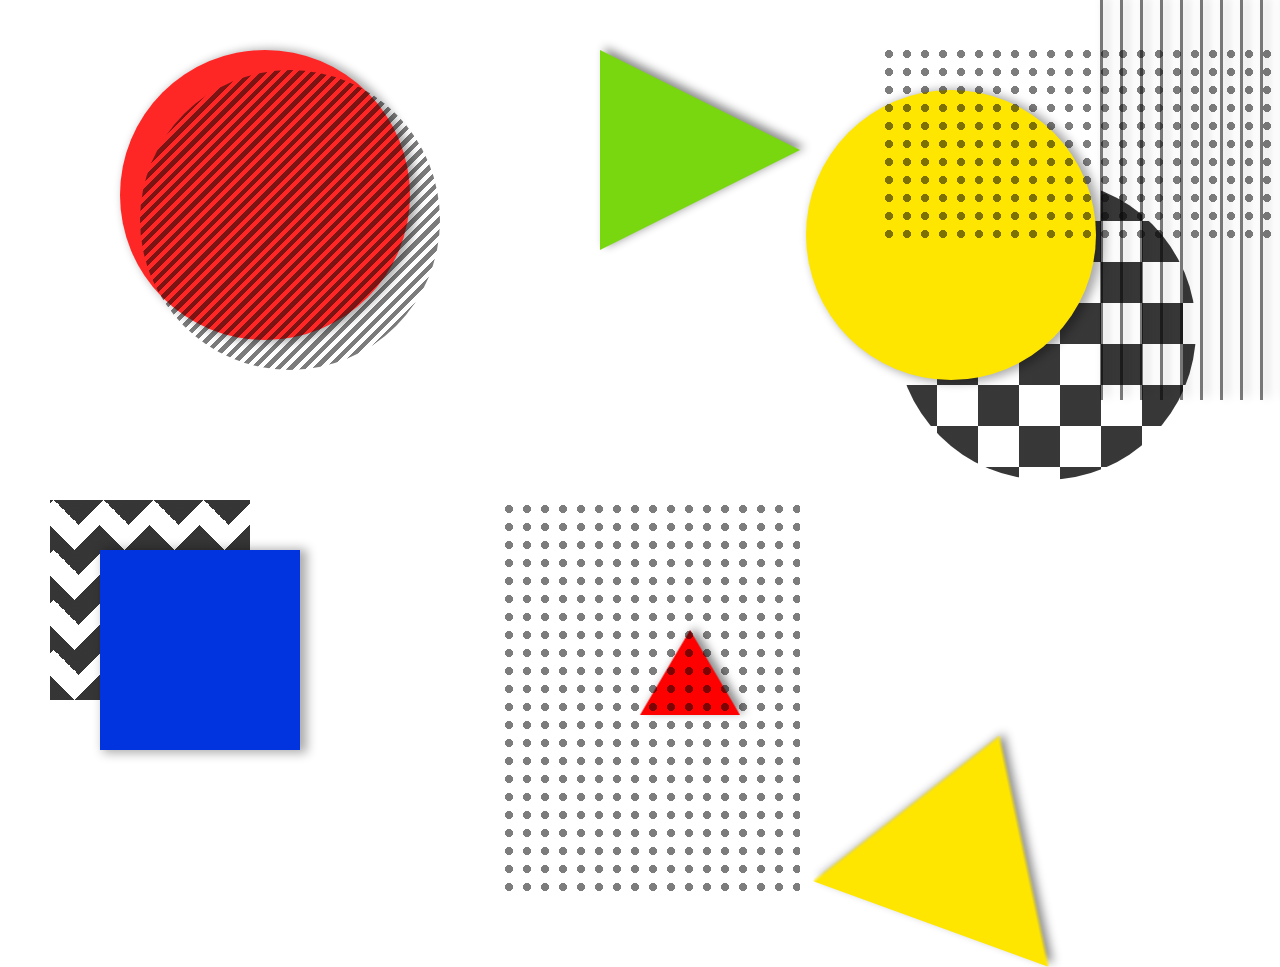
<file: index.html>
<!DOCTYPE html>
<html lang="en">
<head>
    <meta charset="UTF-8">
    <meta http-equiv="X-UA-Compatible" content="IE=edge">
    <meta name="viewport" content="width=device-width, initial-scale=1.0">
    <link rel="stylesheet" href="style.css">
    <title>CREATIVA</title>
</head>
<body>
    <section>
        <div class="container-figuras">
            <div class="figuras triangulo"></div>
            <div class="figuras triangulo2"></div>
            <div class="figuras circulo1"></div>
            <div class="figuras circulo2"></div>
            <div class="figuras cuadrado"></div>
            <div class="figuras cuadrado2 puntos"></div>
            <div class="figuras cuadrado3 puntos"></div>
            
        </div>
    </section>   
</body>
</html>
</file>
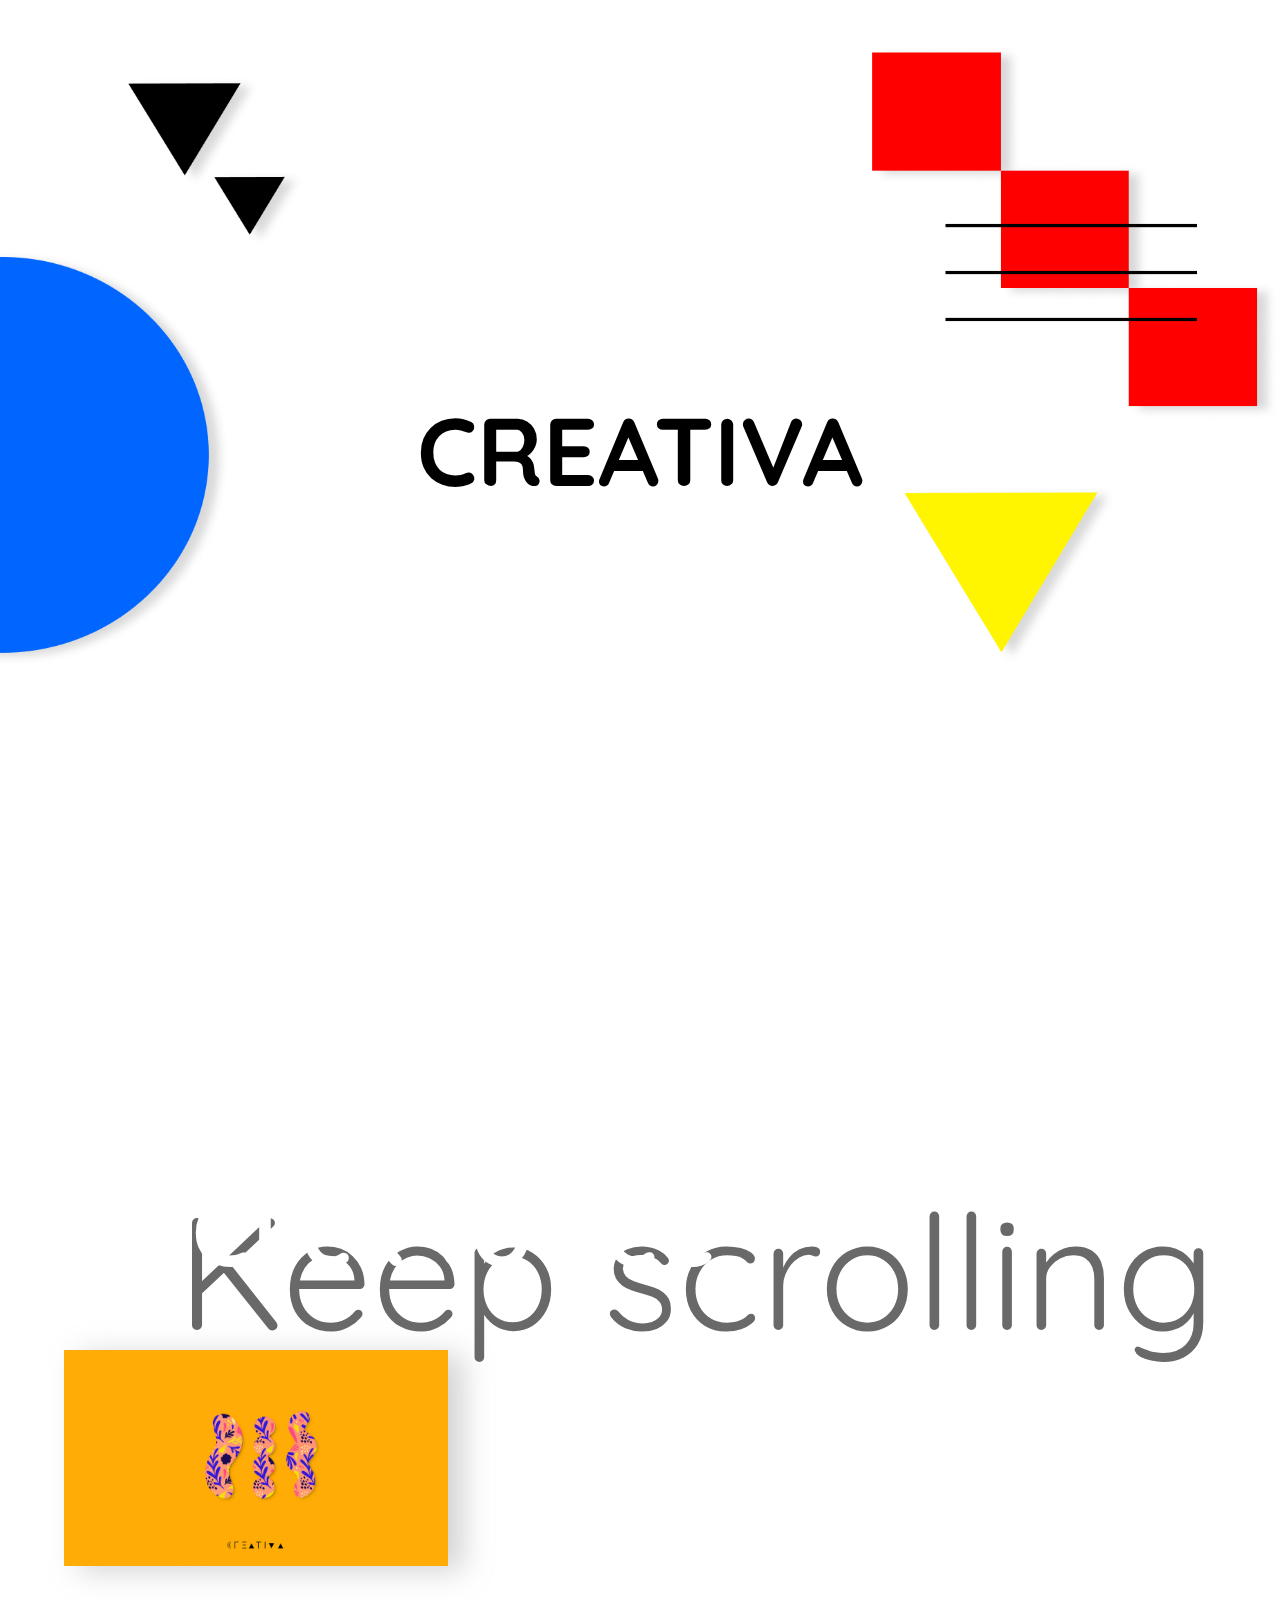
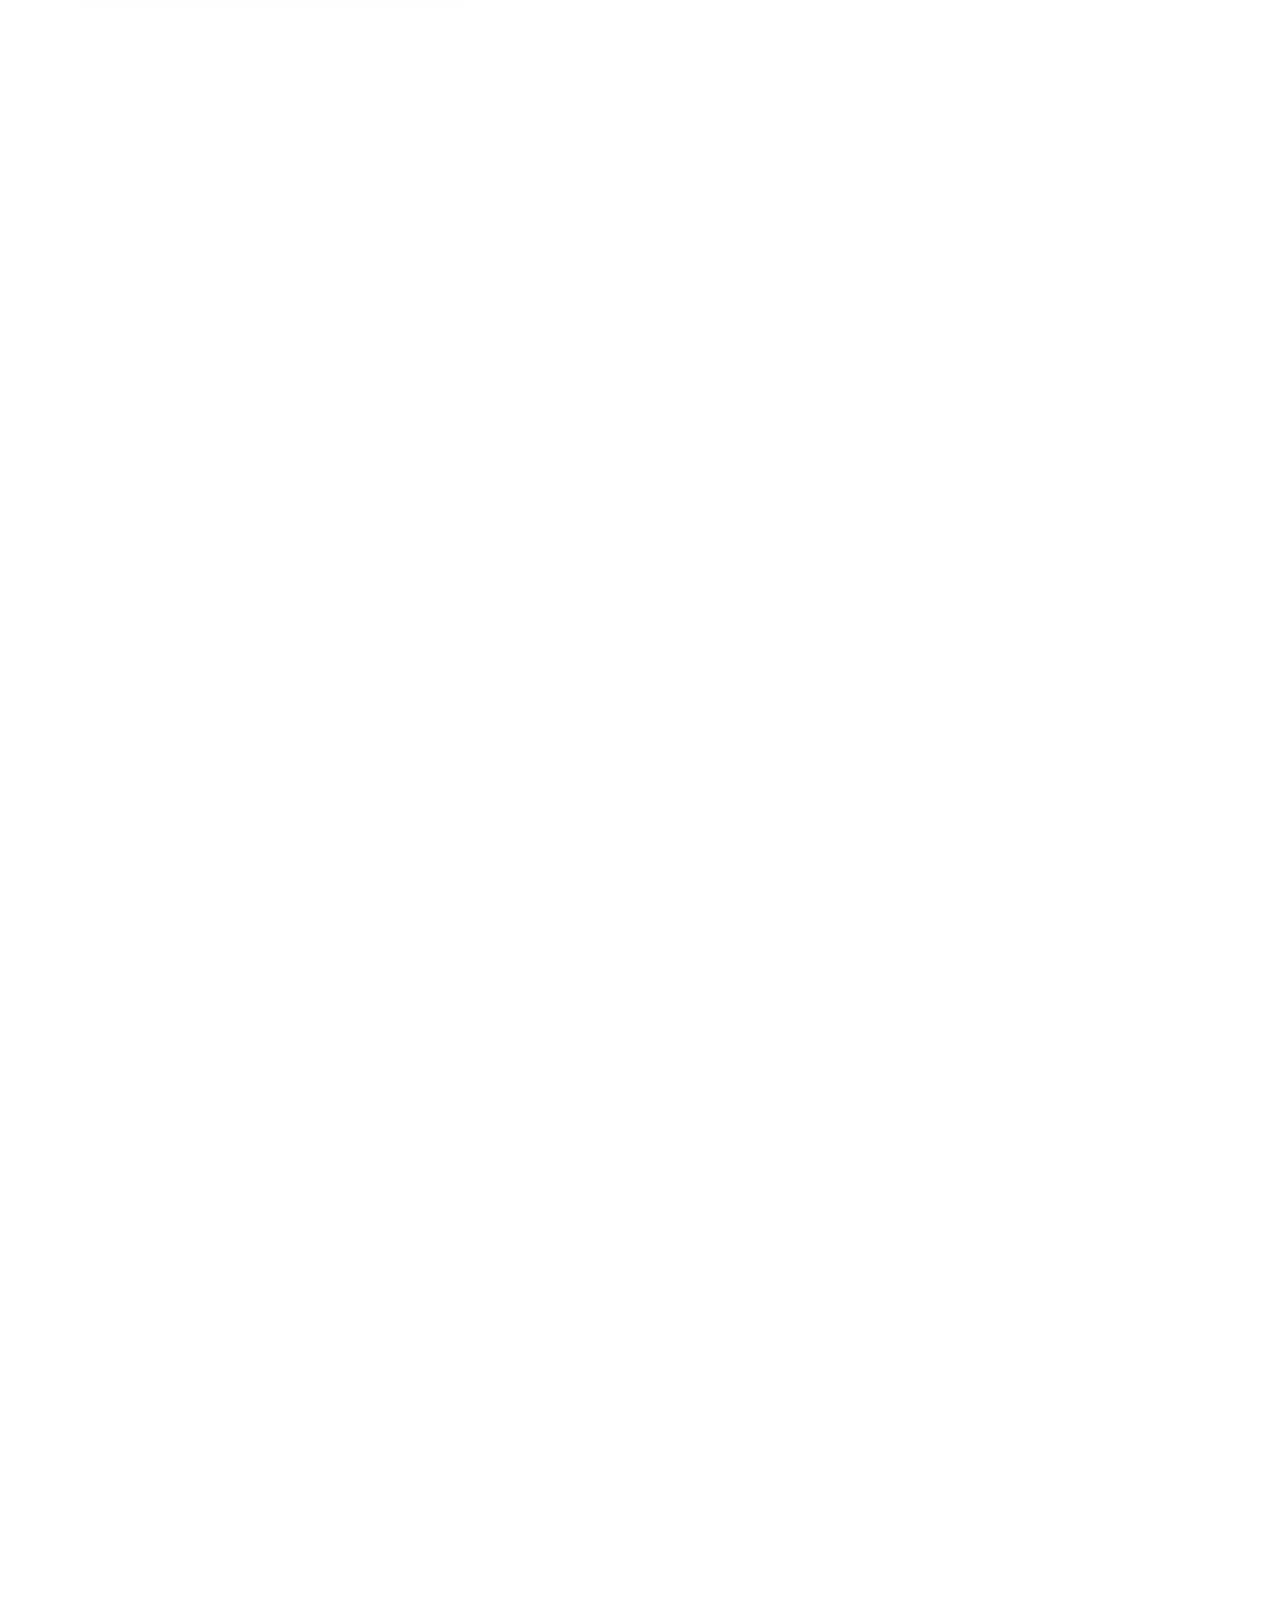
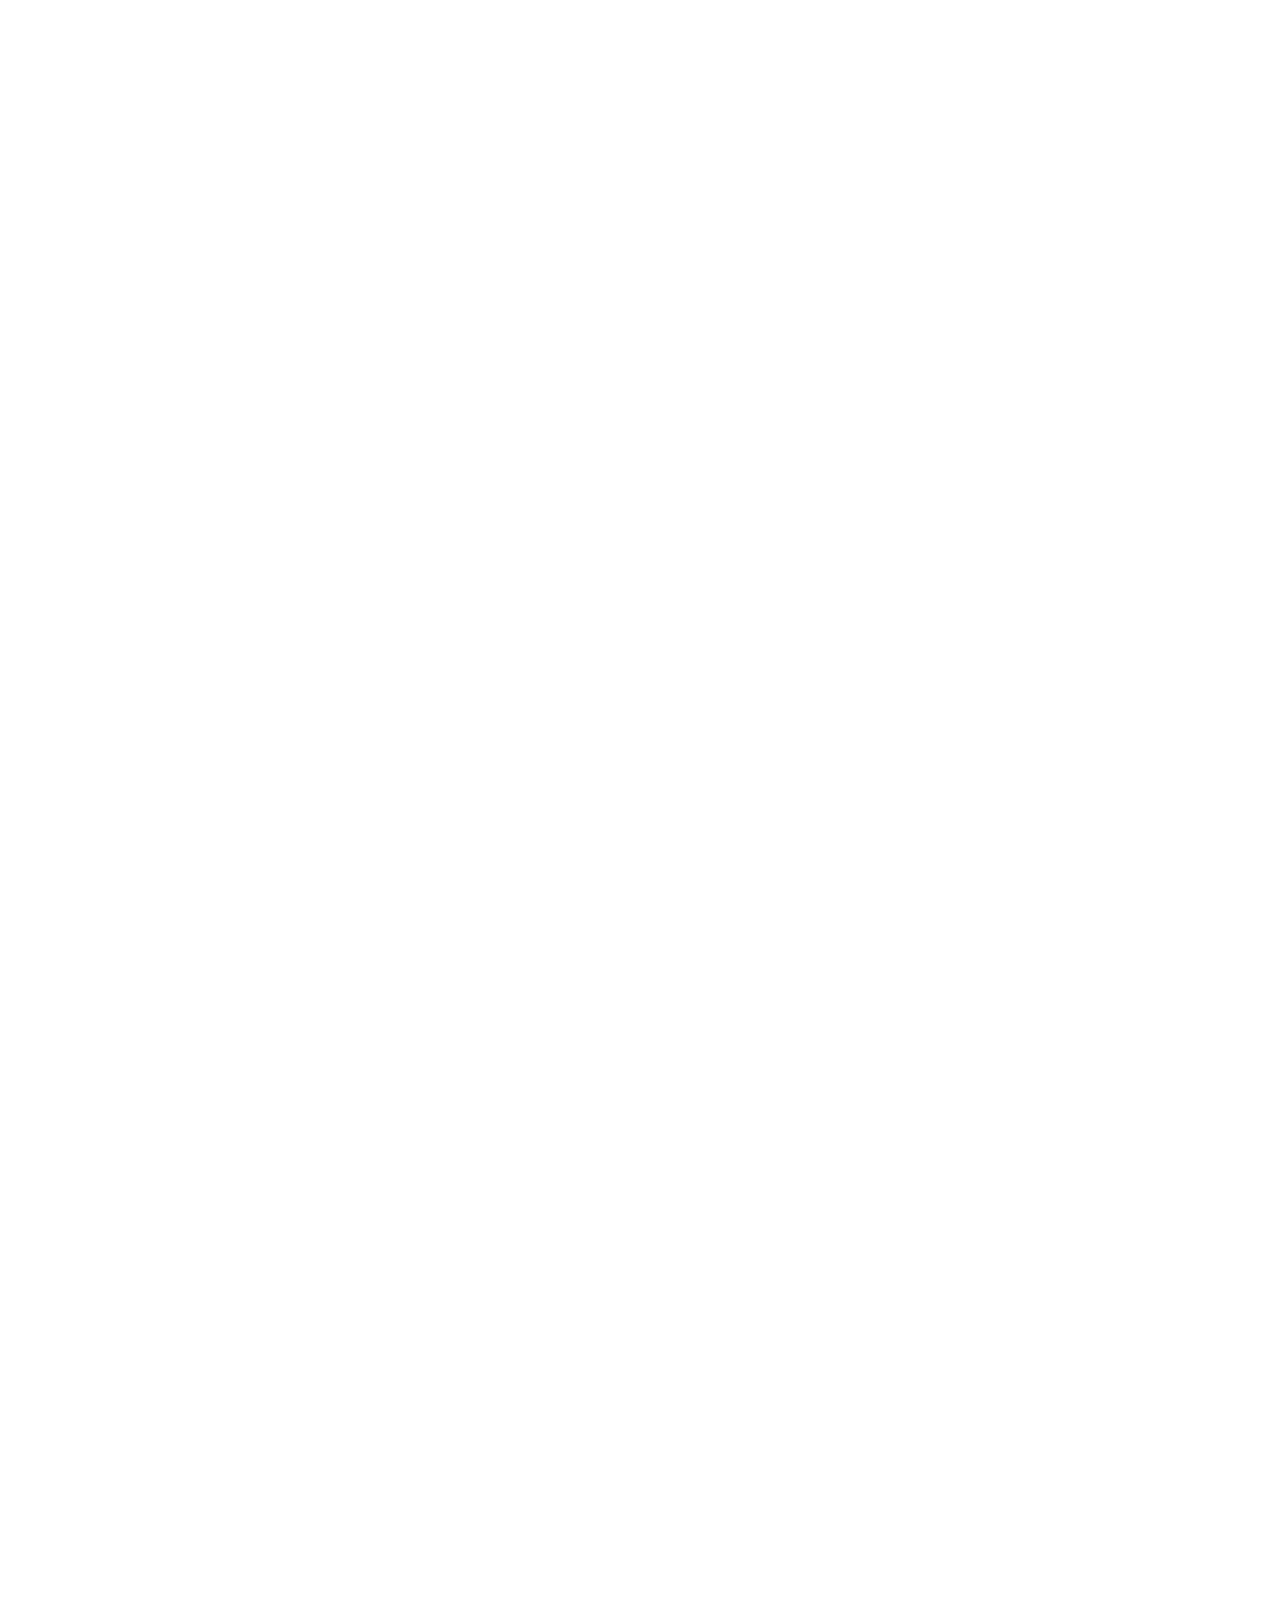
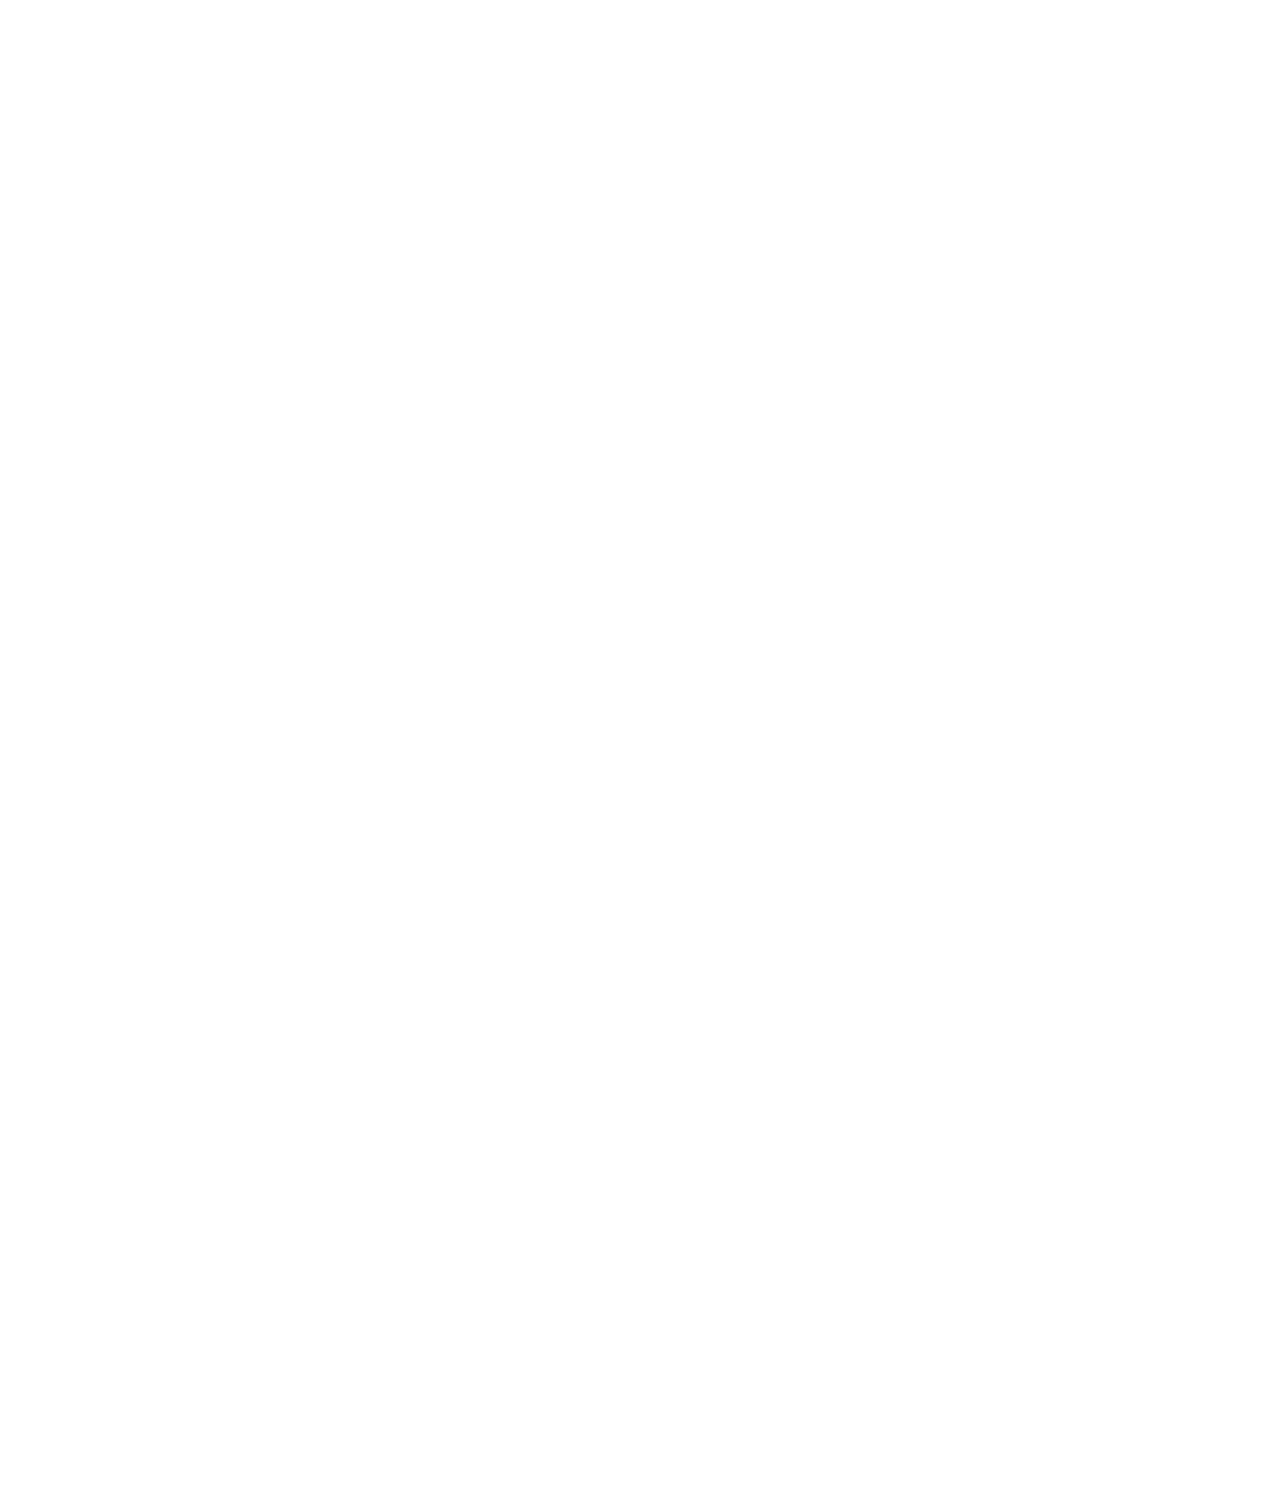
<file: CreativaConAnimaciones/index.html>
<!DOCTYPE html>
<html lang="en">
<head>
    <meta charset="UTF-8">
    <meta http-equiv="X-UA-Compatible" content="IE=edge">
    <meta name="viewport" content="width=device-width, initial-scale=1.0">
    <link rel="stylesheet" href="style.css">
    <title>Creativa con animaciones</title>
</head>
<body>
    <div class="line-container">
        <svg preserveAspectRatio='xMidYMax meet' viewBox="0 0 1440 2670" fill="none" xmlns="http://www.w3.org/2000/svg">
            <path d="M530 0V462H673C617.155 554.164 585.845 605.836 530 698L400 490.5H530V931.5V1250H615L530 1383H615L530 1515V1863H748V2086H974V2312H748V2534H530V2670M722 0V194H928V388H1144V584H1356H1438V1170H956V1670H1438V1863C1438 1863 1333.52 1881 1332 1972C1330.48 2063 1438 2074 1438 2074C1438 2074 1290 2084 1272 2234C1272 2390 1438 2410 1438 2410V2670M0 0V750C0 750 235 760 229 974C223 1188 0 1188.5 0 1188.5C0 1188.5 234 1202 229 1418C224 1634 0 1634 0 1634C0 1634 239.485 1647 229 1863C218.515 2079 0 2074 0 2074V2670" stroke="black" stroke-width="7"/>
            </svg>
   </div>

    <section class="one">
        <h1 class="scroll" data-rate='.5' data-direction="vertical">CREATIVA</h1>
    </section>

   <section class="two">
       <h1 class="scroll" data-rate='.2' data-direction="vertical">Click to see</h1>
       <p>Keep scrolling</p>
   </section>
    <section class="three" data-rate='.3' >
       <!-- <img src="./img/pinzas-amarillas-flores.png" alt=""> -->
    </section>
    <section class=""></section>


 <!--    <div class="container_banners">
        <div class="banner" id="banner_1"></div>
        <div class="banner" id="banner_2"></div>
        <div class="banner" id="banner_3"></div>
        <div class="banner" id="banner_4"></div>
        <div class="banner" id="banner_5"></div>
        <div class="banner" id="banner_6"></div>
        <div class="banner" id="banner_7"></div>
    </div> -->



   
   <script>
   
var path = document.querySelector('path');
var pathLength = path.getTotalLength();

path.style.strokeDasharray = pathLength + ' ' + pathLength;
path.style.strokeDashoffset = pathLength;
path.getBoundingClientRect();

window.addEventListener("scroll", function(e) {
    var scrollPercentage = (document.documentElement.scrollTop + document.body.scrollTop - 800) / (document.documentElement.scrollHeight - document.documentElement.clientHeight);
    /*  - 800 para delay */

    var drawLength = pathLength * scrollPercentage;

    path.style.strokeDashoffset = pathLength - drawLength;
        
    if (scrollPercentage >= 0.99) {
        path.style.strokeDasharray = "none";
        
    } else {
        path.style.strokeDasharray = pathLength + ' ' + pathLength;
    }



    /* PARALLAX */
    const target = document.querySelectorAll('.scroll');

    var index = 0, lenght = target.length;
    for (index; index < lenght; index++){
        var pos = window.pageYOffset*target[index].dataset.rate;

        if(target[index].dataset.direction === 'vertical'){
            target[index].style.transform = 'translate3d(0px,'+pos+'px, 0px)';
        }else{
            var posX = window.pageYOffset * target[index].dataset.ratex;
            var posY = window.pageYOffset * target[index].dataset.ratey;

            target[index].style.transform = 'translate3d('+posX+'px,'+posY+'px,0px)';
        }
    }

});

</script>

    
</body>
</html>
</file>
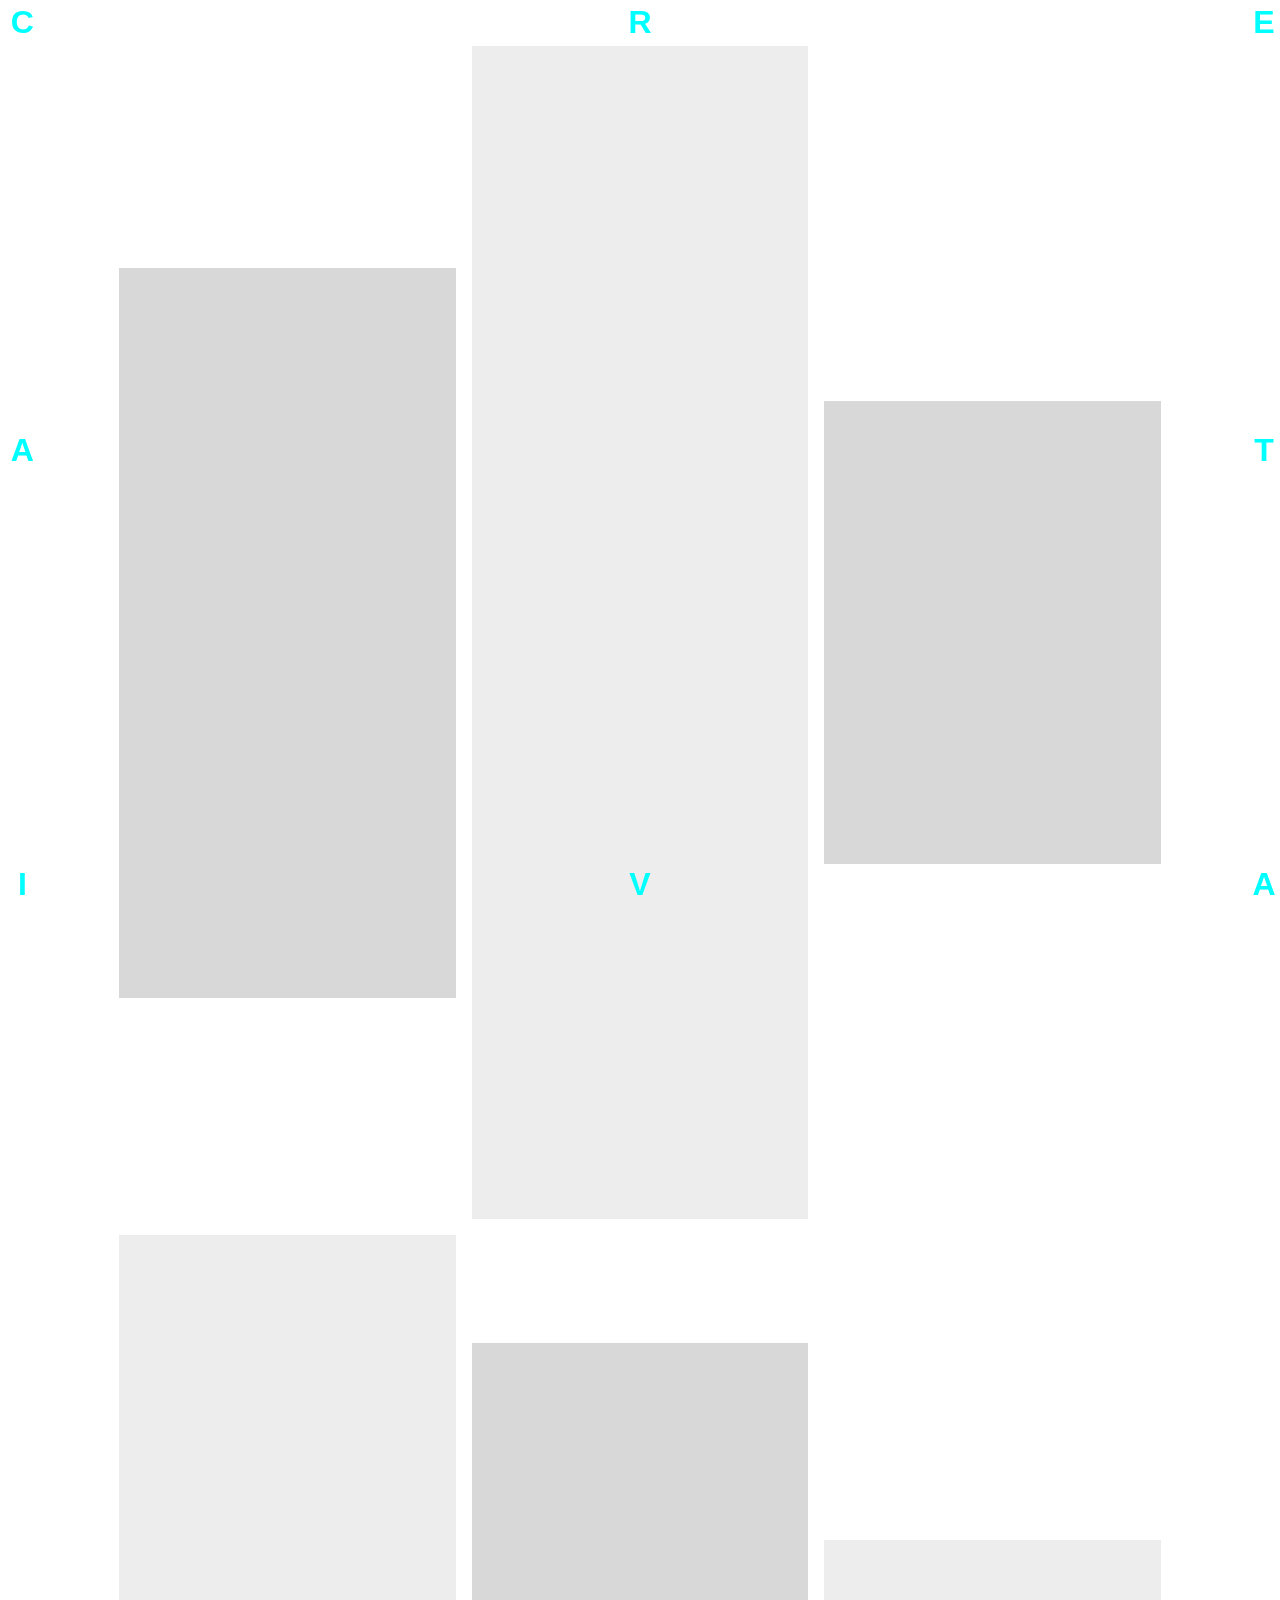
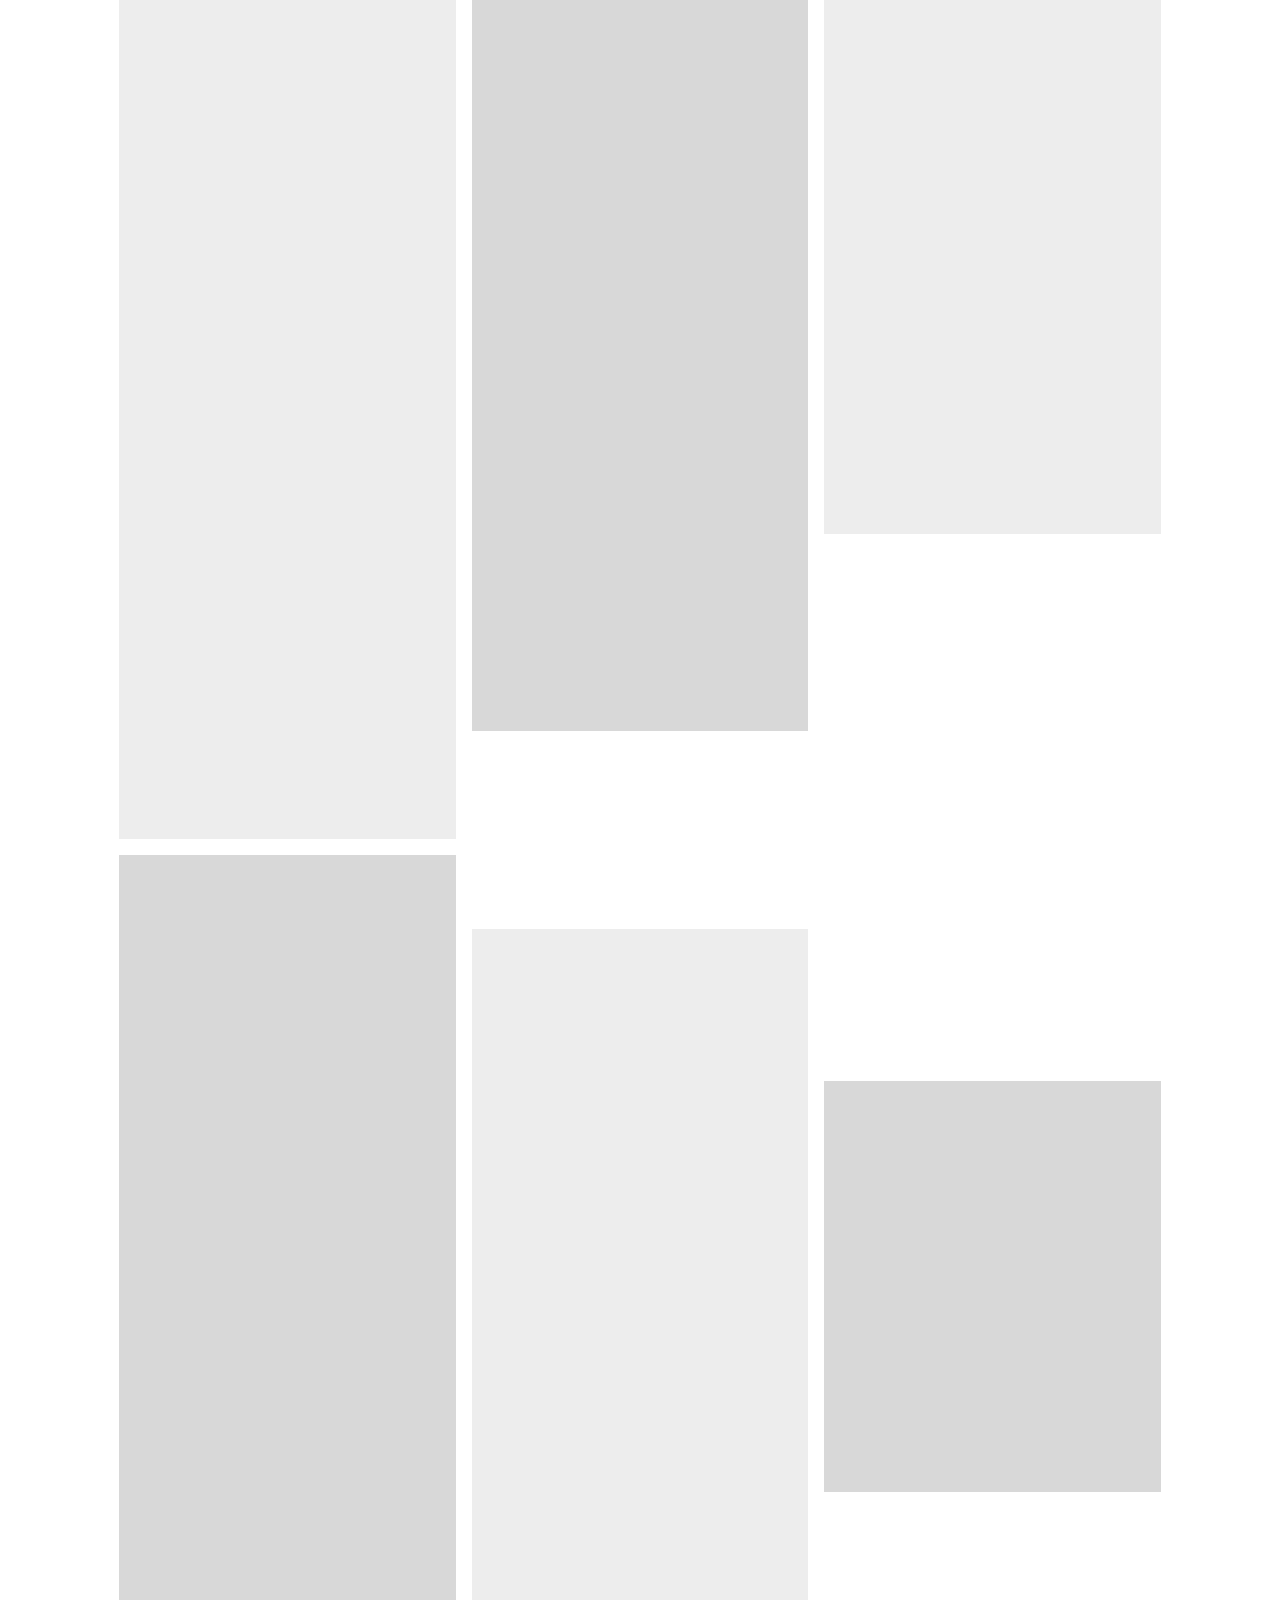
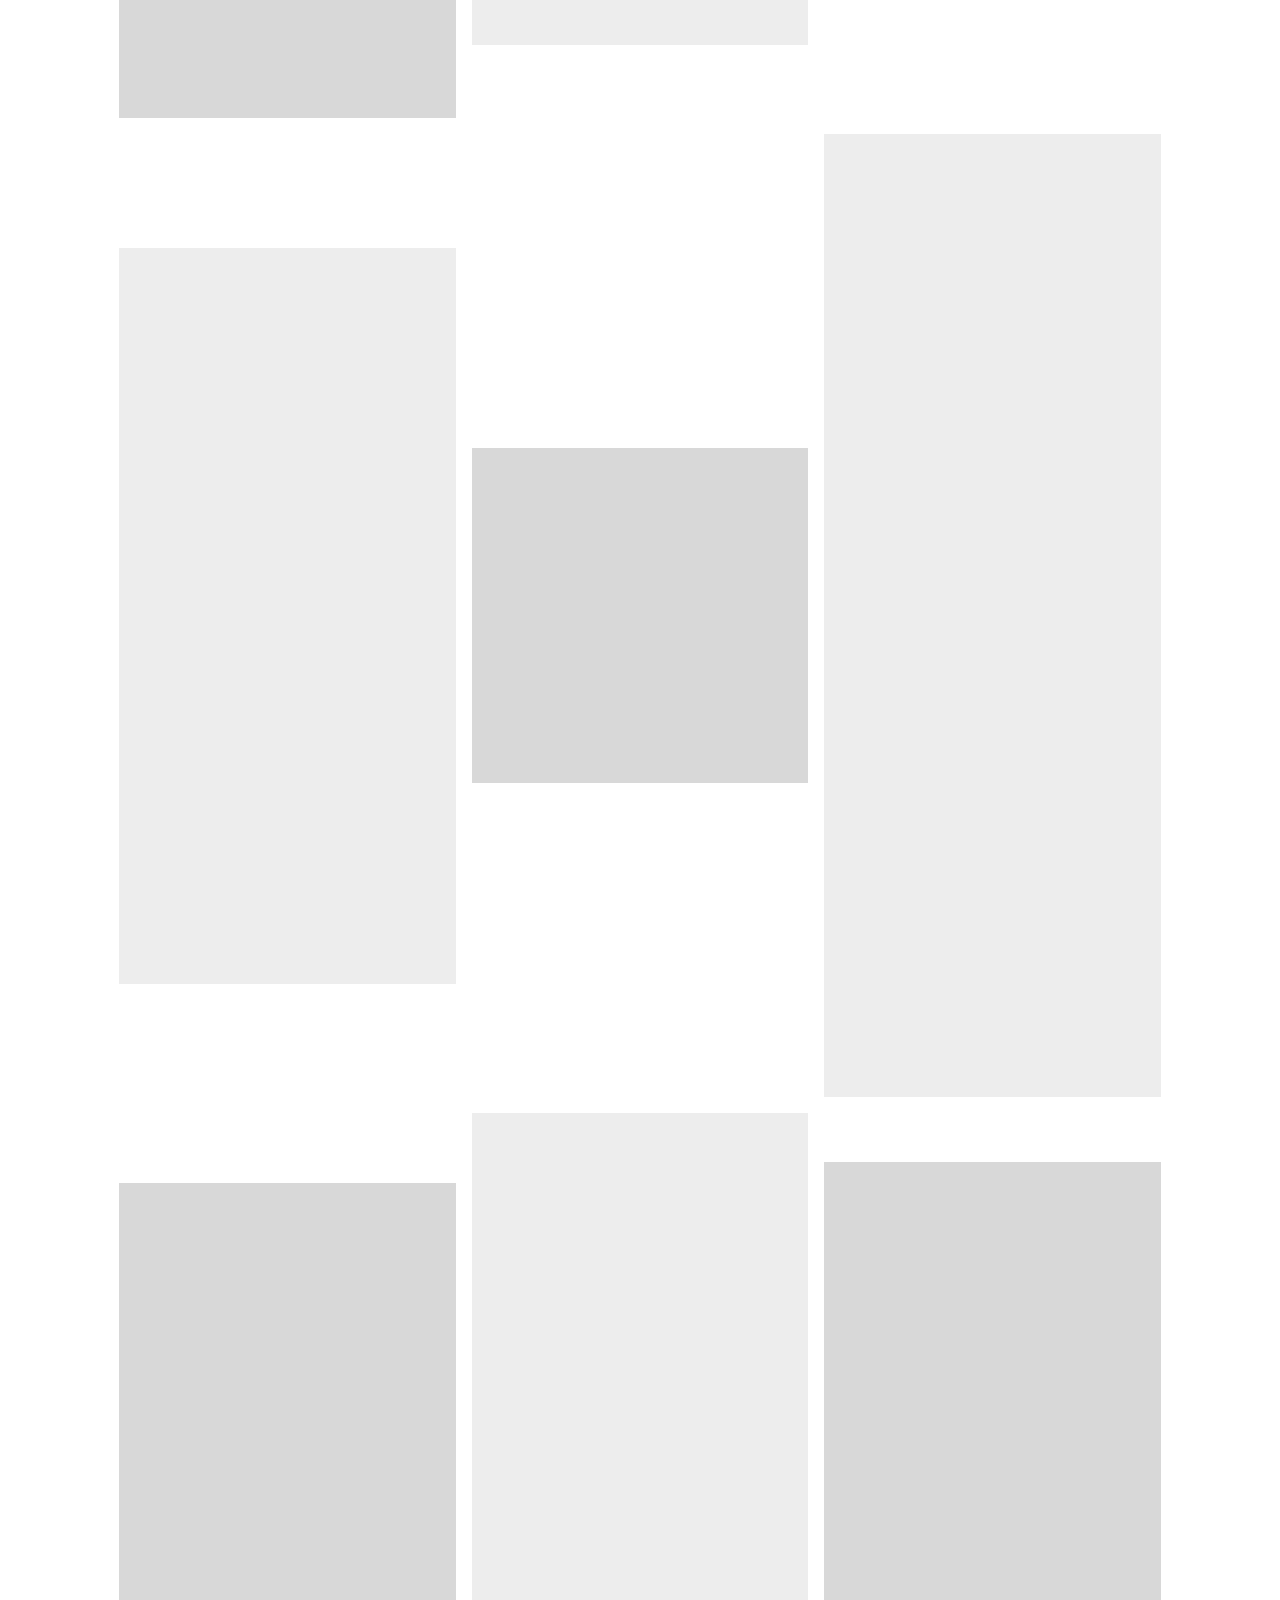
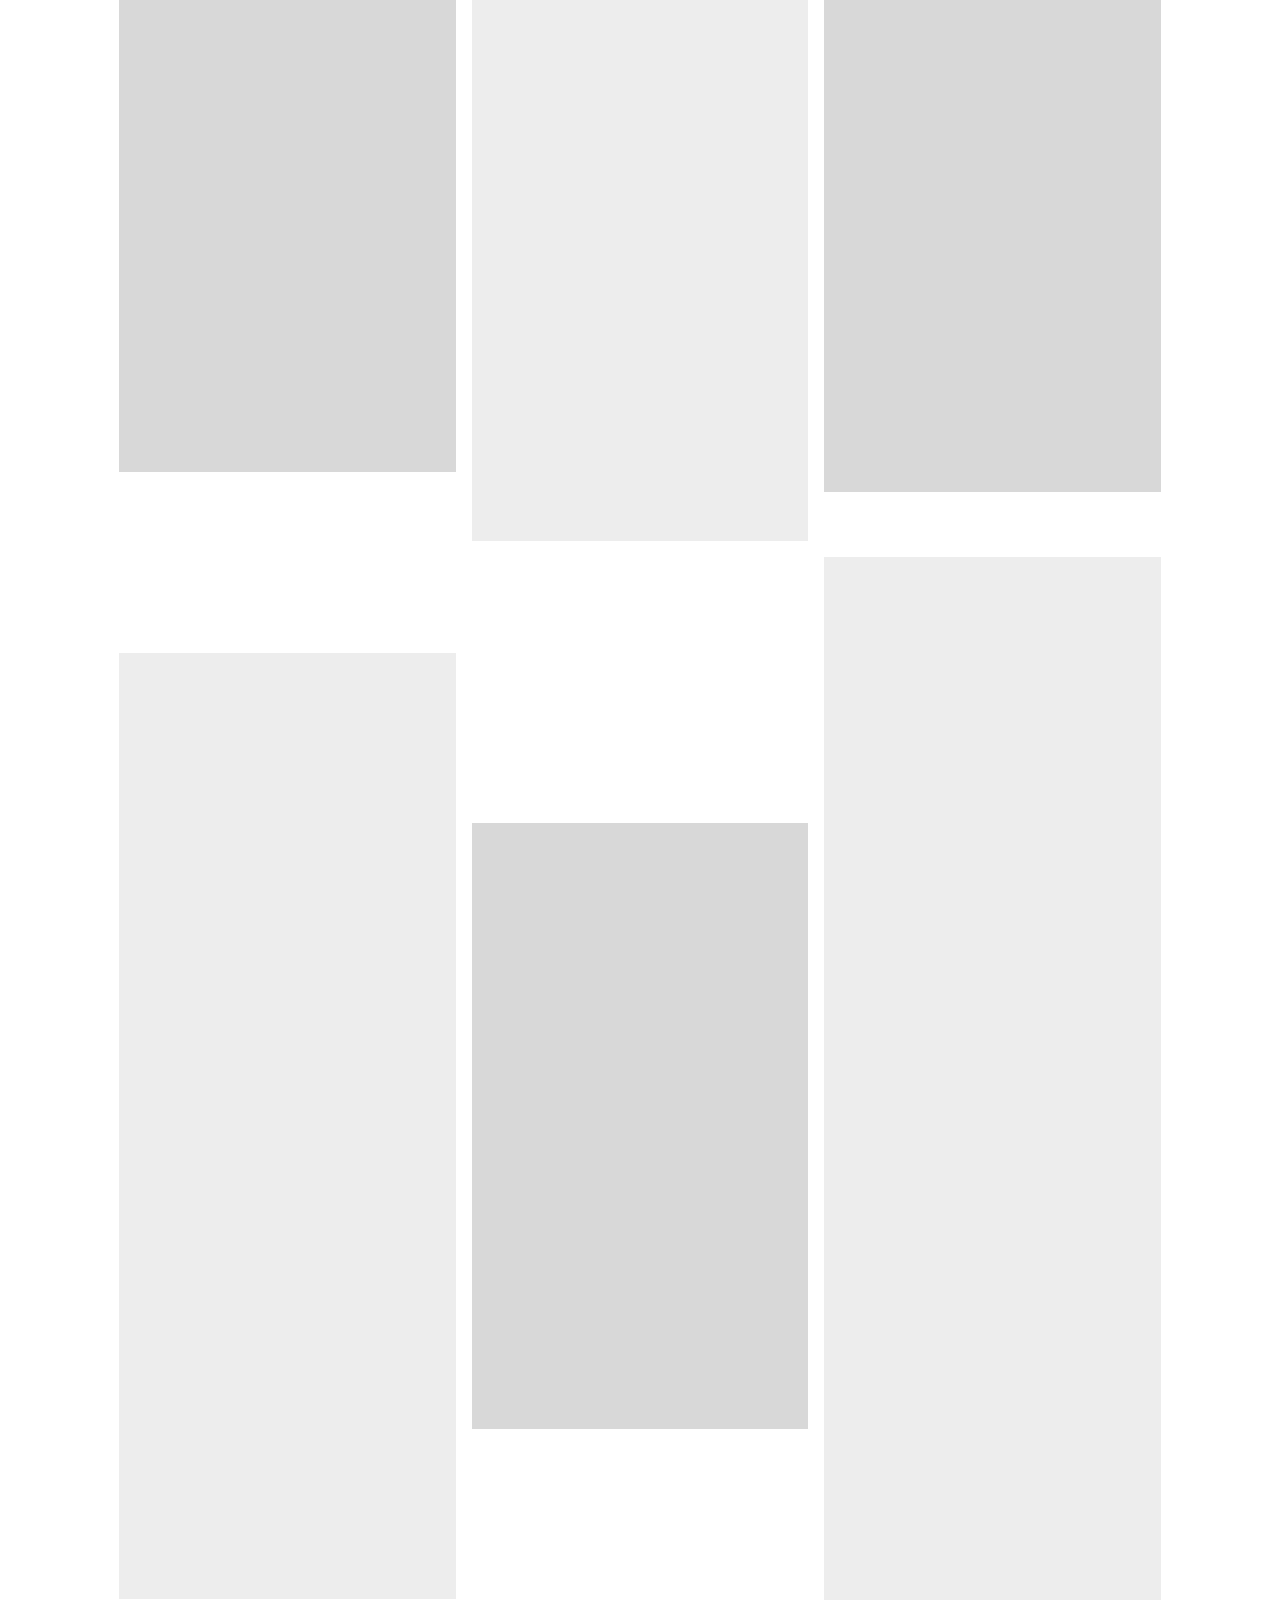
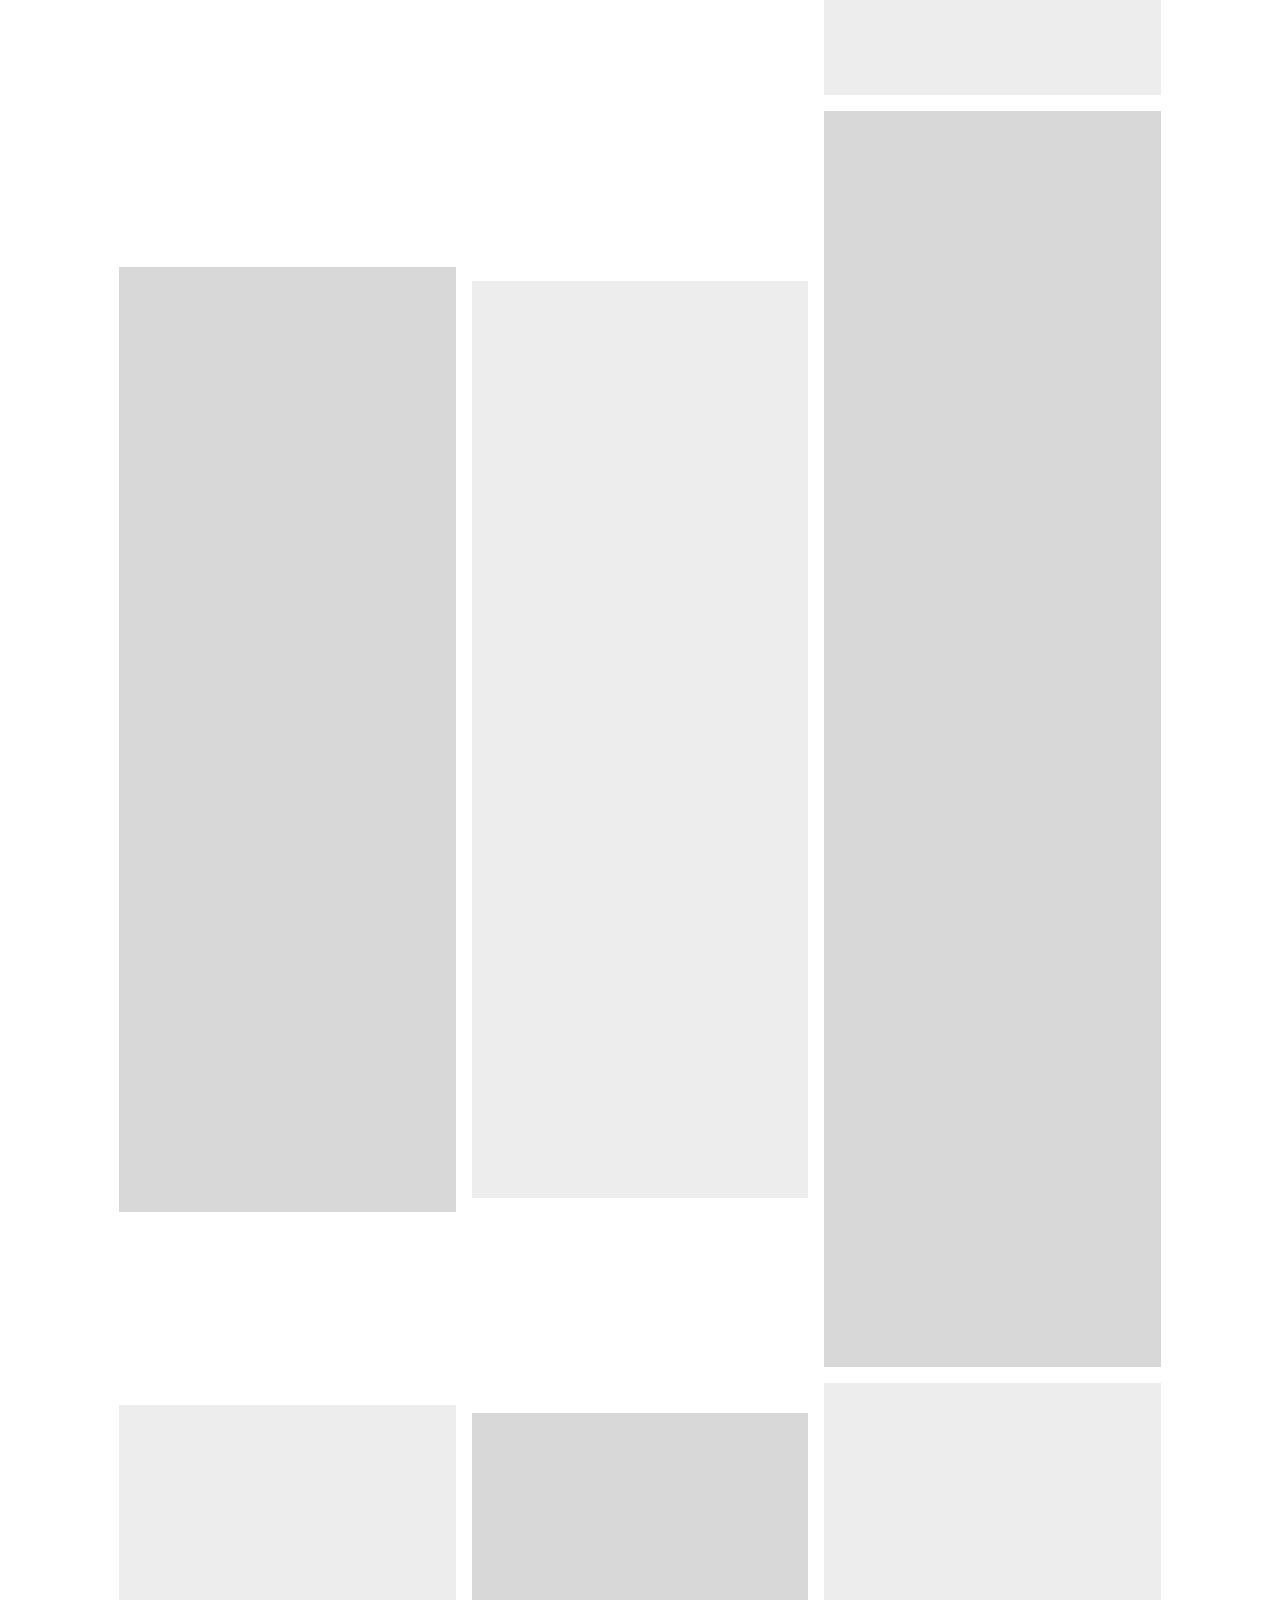
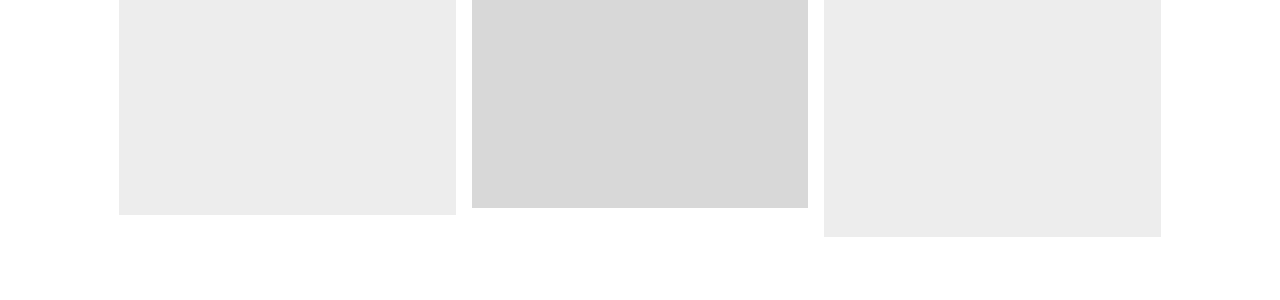
<file: creativaMenuGalegia/index.html>
<!DOCTYPE html>
<html lang="en">
<head>
    <meta charset="UTF-8">
    <meta http-equiv="X-UA-Compatible" content="IE=edge">
    <meta name="viewport" content="width=device-width, initial-scale=1.0">
    <title>galeria con letras animadas</title>
    <link rel="stylesheet" href="style.css">
</head>
<body>
    <div class="site intro">
        <header>
          <div class="triggers">
            <span id="letter_C">C</span>
            <span id="letter_O">R</span>
            <span id="letter_R1">E</span>
            <span id="letter_R2">A</span>
            <span id="letter_I">T</span>
            <span id="letter_D">I</span>
            <span id="letter_O2">V</span>
            <span id="letter_R3">A</span>
          </div>
        <nav class="menu">
          <ul class="">
            <li><a href="#">About Us</a></li>
            <li><a href="#">Works</a></li>
            <li><a href="#">Team</a></li>
            <li><a href="#">Contact</a></li>
          </ul>
        </nav>
        </header>
        <div class="page">
          <div class="grid">
            <article></article>
            <article></article>
            <article></article>
            <article></article>
            <article></article>
            <article></article>
            <article></article>
            <article></article>
            <article></article>
            <article></article>
            <article></article>
            <article></article>
            <article></article>
            <article></article>
            <article></article>
            <article></article>
            <article></article>
            <article></article>
            <article></article>
            <article></article>
            <article></article>
            <article></article>
            <article></article>
            <article></article>
          </div>
        </div>
        </div>

<script src="main.js"></script>    
</body>
</html>
</file>
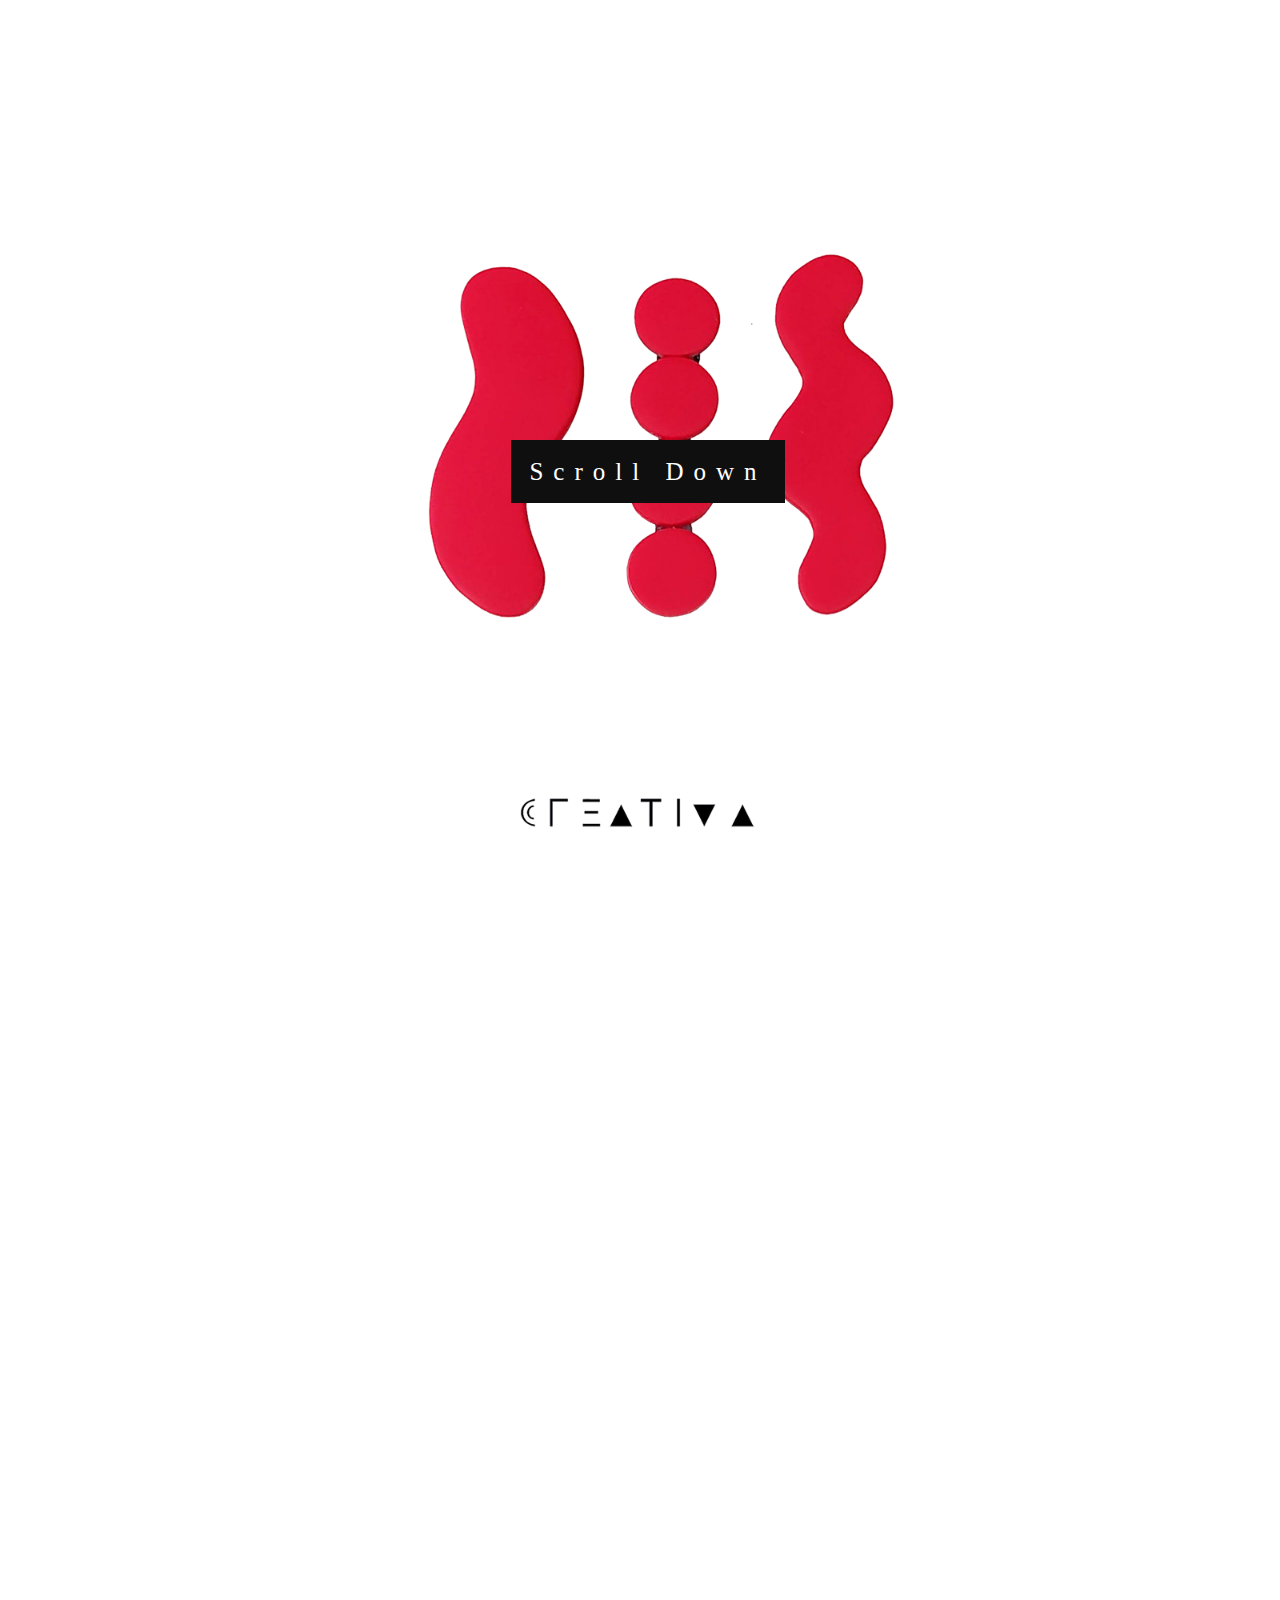
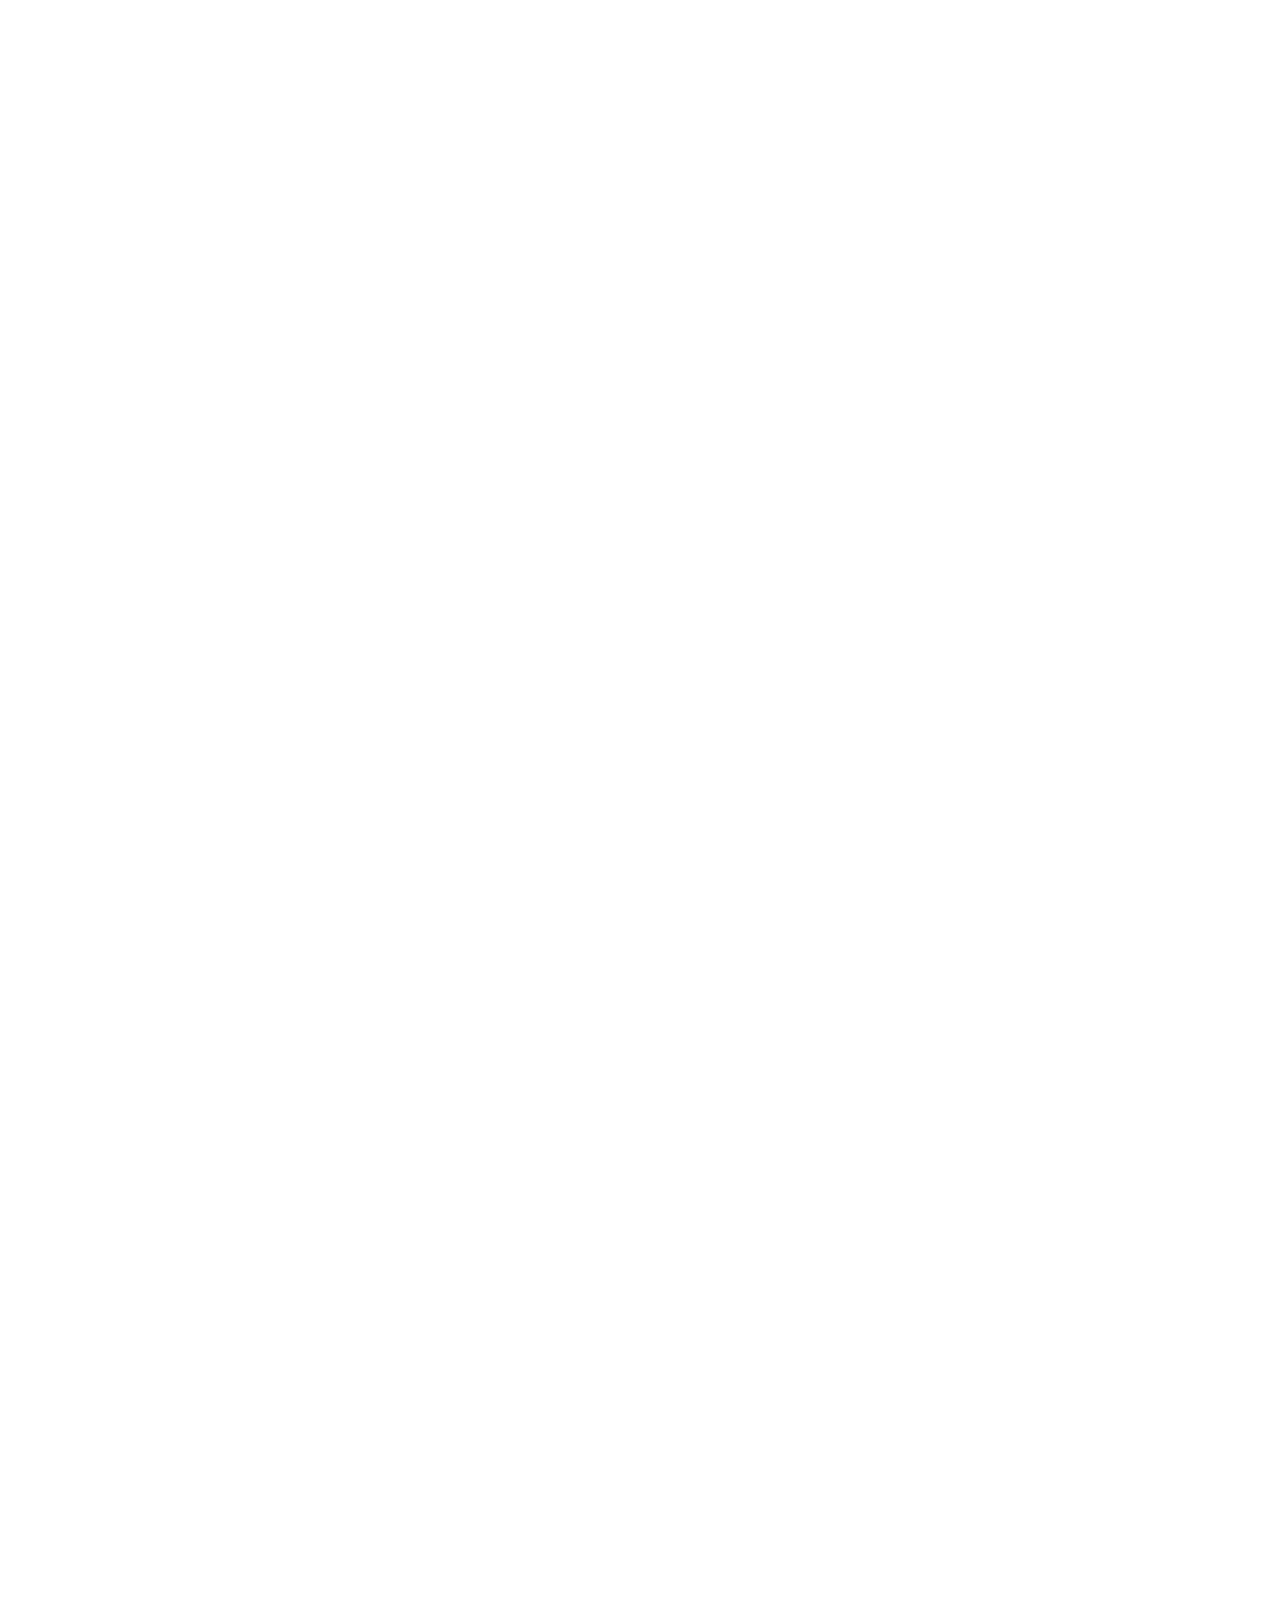
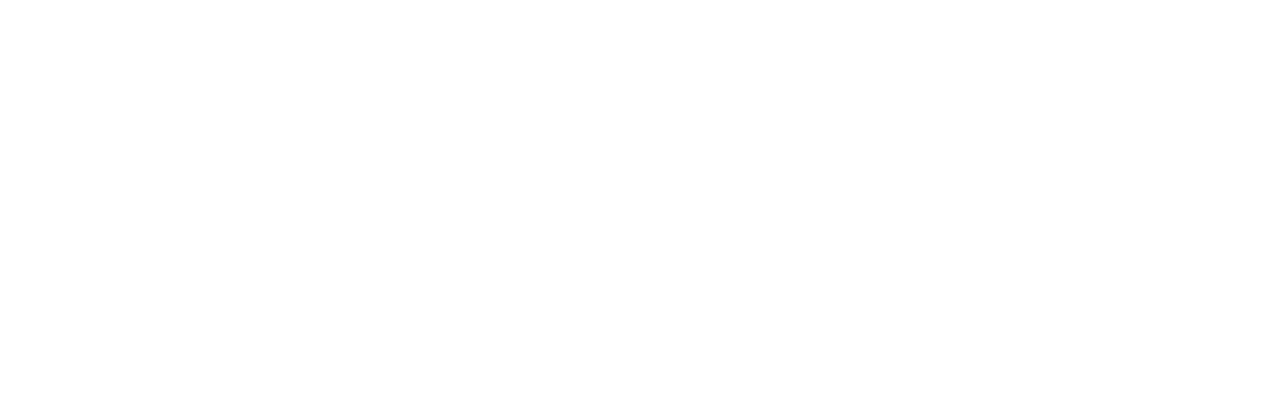
<file: CreativaPARALLAX/index.html>
<!DOCTYPE html>
<html lang="en">
<head>
    <meta charset="UTF-8">
    <meta http-equiv="X-UA-Compatible" content="IE=edge">
    <meta name="viewport" content="width=device-width, initial-scale=1.0">
    <link rel="stylesheet" href="style.css">
    <title>Creativa PARALLAX</title>
</head>
<body>


    <div class="parallax first-image">
        <div class="caption">
          <span >Scroll Down</span>
        </div>     
      </div>
      
    <!--   <div class="parallax-demo">
        <h3>Parallax Demo</h3>
        <p>Parallax scrolling is a web site trend where the background content is moved at a different speed than the foreground content while scrolling.</p>
      </div> -->
      
      <div class="parallax second-image">
        <div class="caption">
          <span class="less-height animado">Less Height</span>
        </div>
      </div>
      
  <!--     <div class="second-text">
        <p>Scroll up and down to really get the feeling of how Parallax Scrolling works.</p>
      </div> -->
      
      <div class="parallax third-image">
        <div id="animado" class="caption">
          <span class="scroll-up">Scroll up</span>
        </div>
      </div>
      
      
     <!--  <div class="third-text">
        <p>Scroll up and down to really get the feeling of how Parallax Scrolling works.</p>
      </div> -->
      
      <div class="parallax fourth-image">
        <div class="caption">
          <span class="cool">Cool!</span>
        </div>
      </div> 
    
      <script src="./main.js"></script>
</body>
</html>
</file>
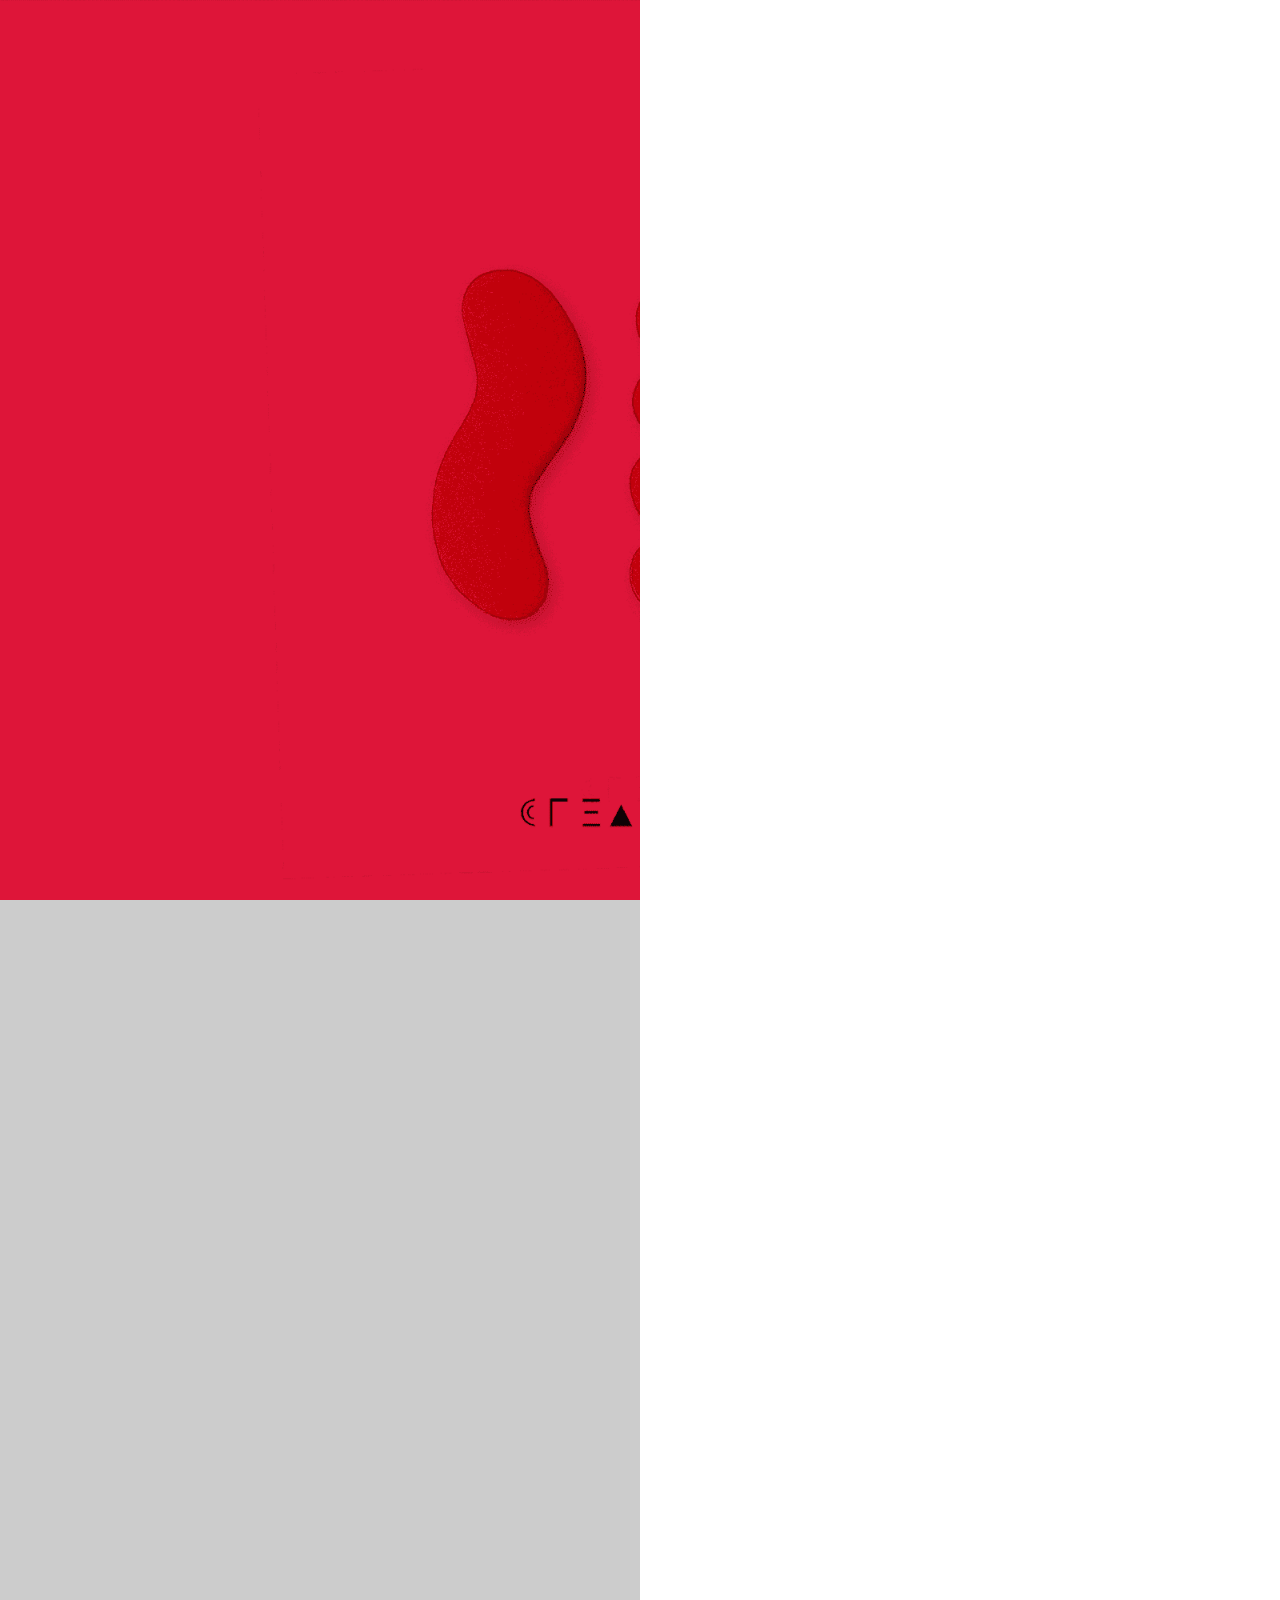
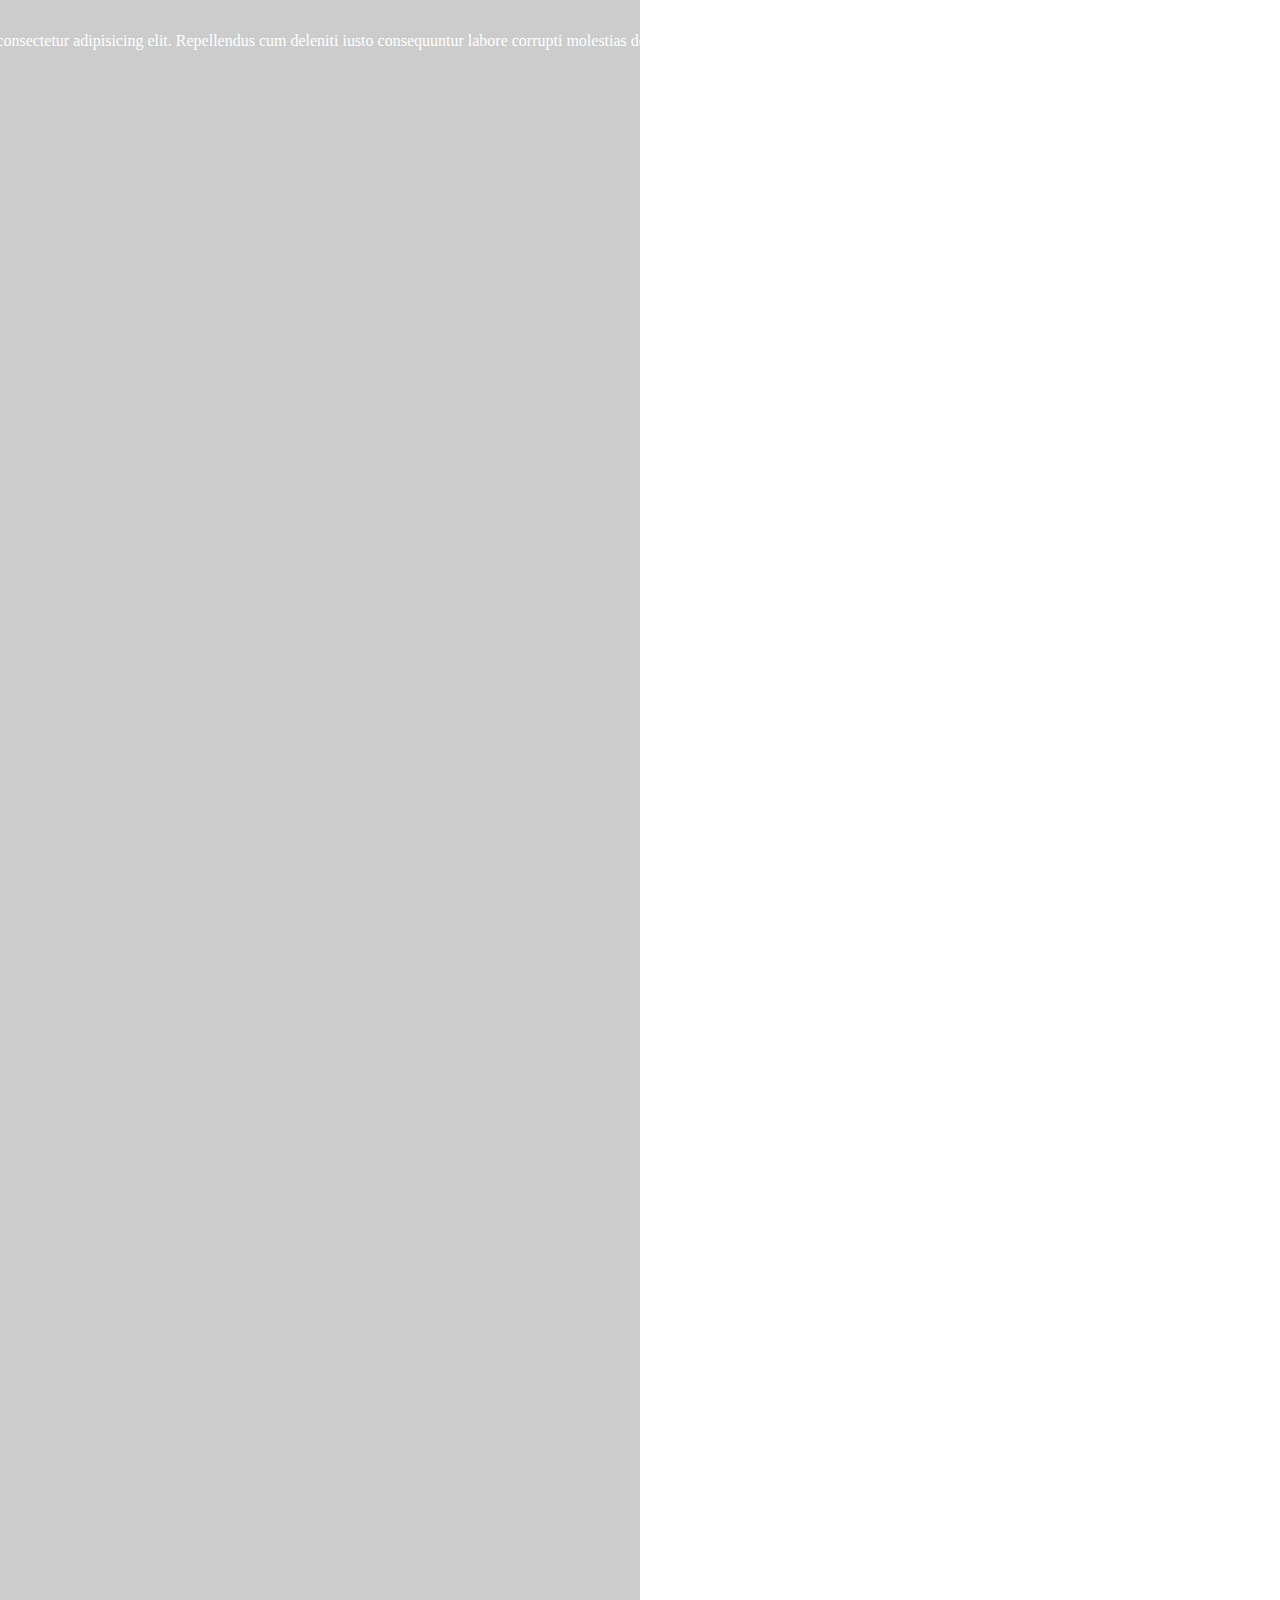
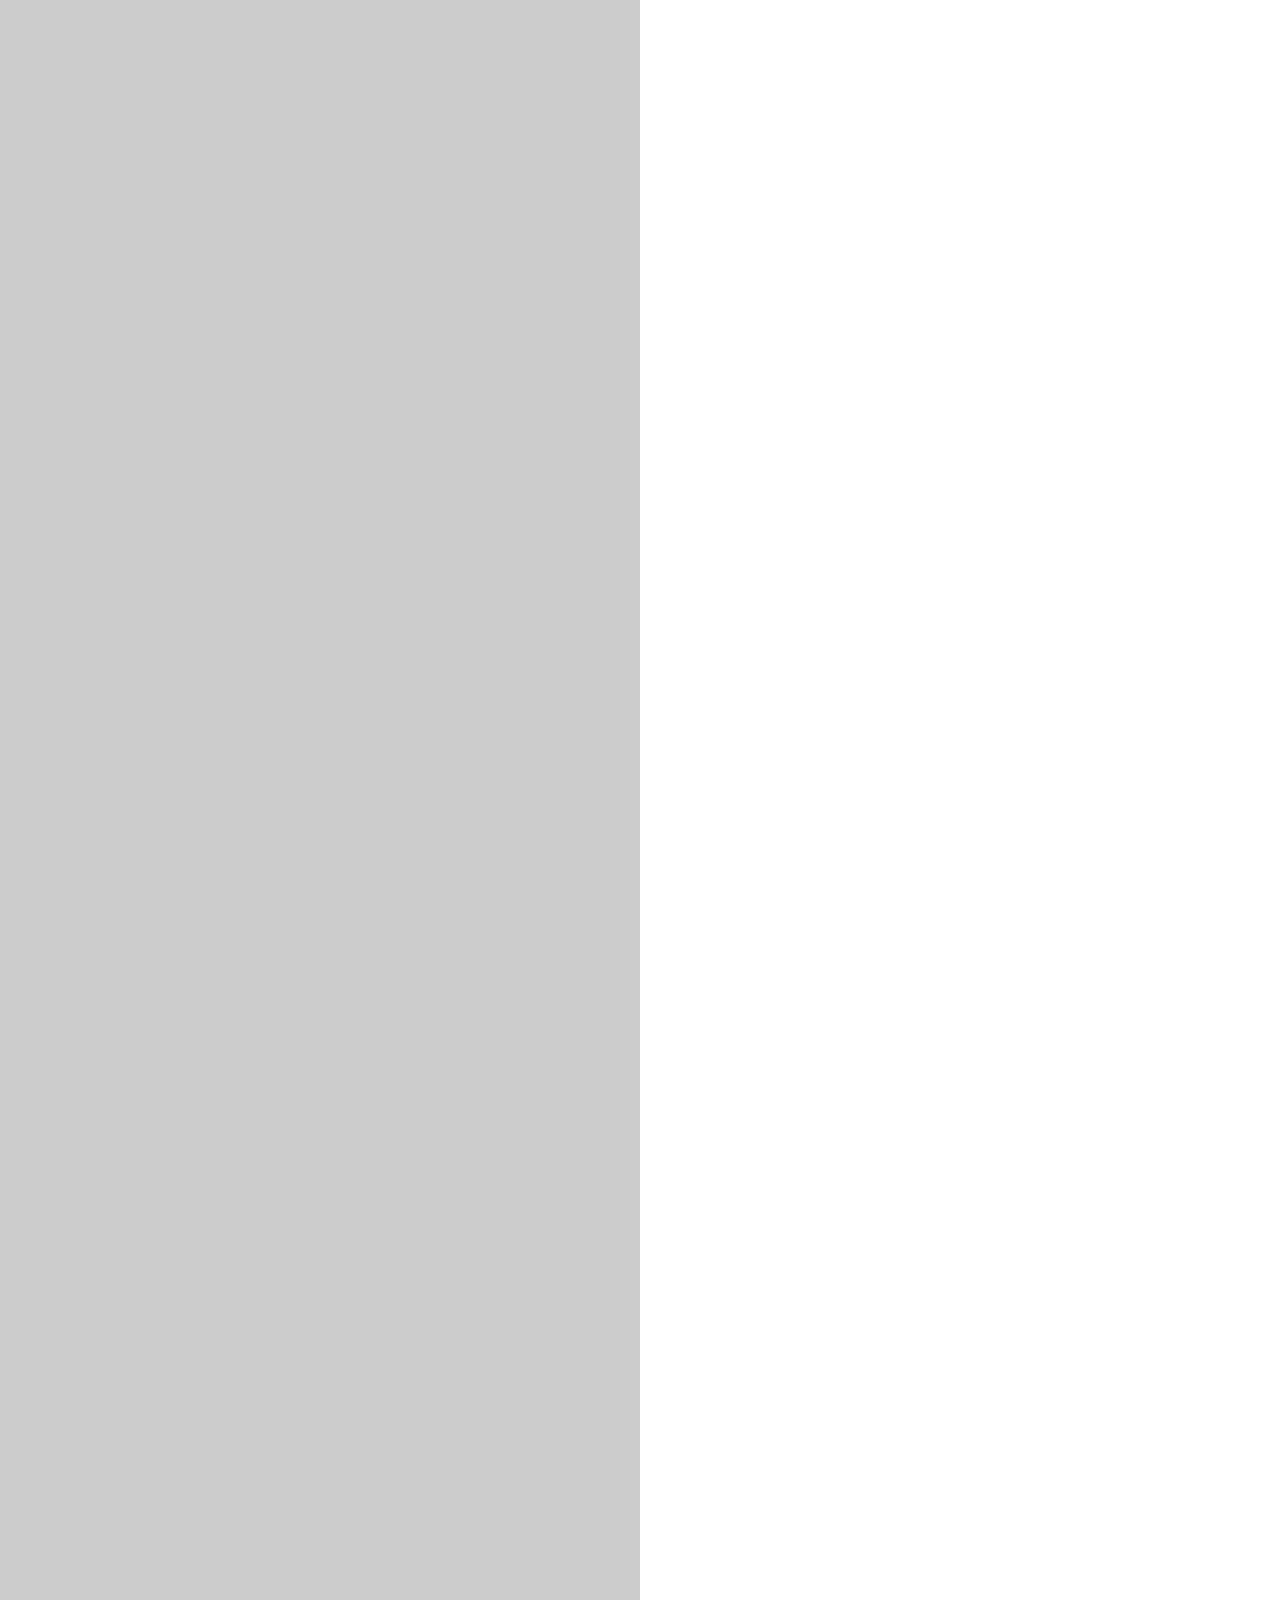
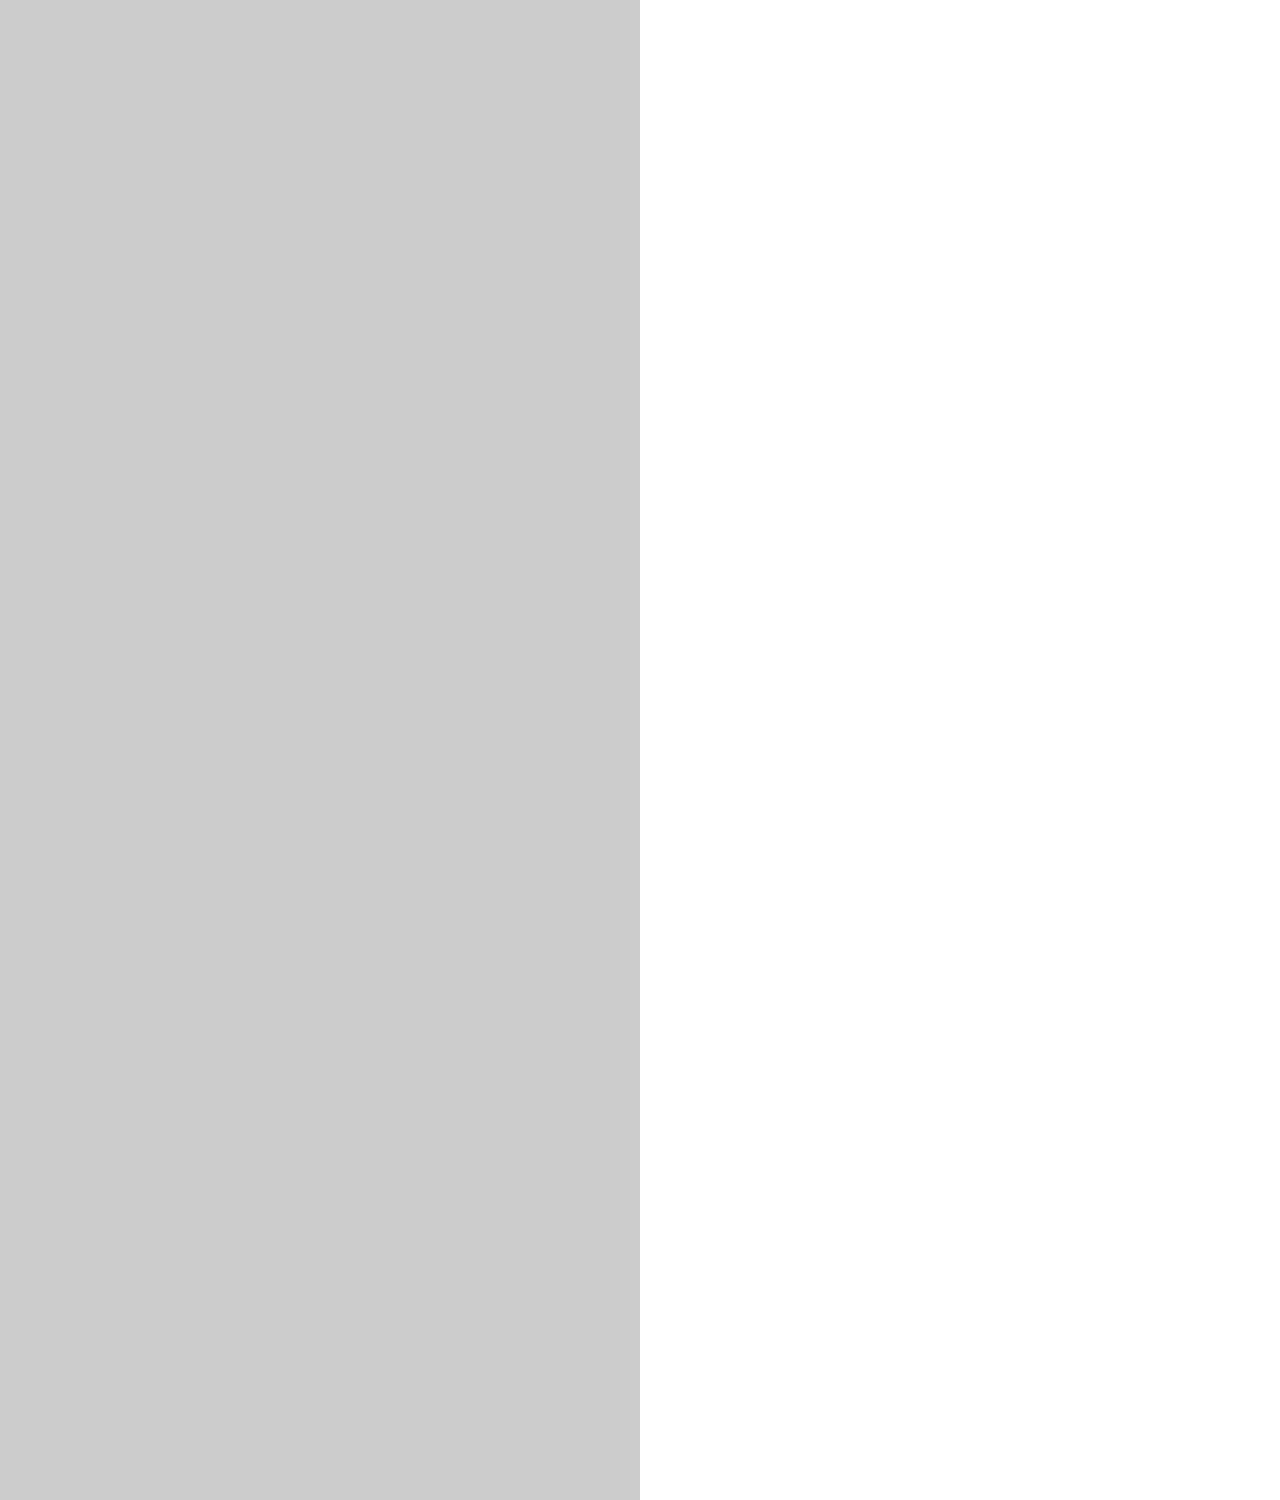
<file: CreativaScrollMagic/index.html>
<!DOCTYPE html>
<html lang="en">
<head>
    <meta charset="UTF-8">
    <meta http-equiv="X-UA-Compatible" content="IE=edge">
    <meta name="viewport" content="width=device-width, initial-scale=1.0">
    <link rel="stylesheet" href="style.css">
    <title>Scroll Magic Creativa</title>
</head>
<body>
<!-- https://codepen.io/sgorneau/pen/NqJYyR -->

    <div class="banner" id="banner_1"></div>
    <div class="banner" id="banner_2">
        <div class="texto">
            <h1>Titulo</h1>
            <p class="subtitle">Lorem ipsum dolor sit amet consectetur adipisicing elit. Repellendus cum deleniti iusto consequuntur labore corrupti molestias dolorem velit iure temporibus.</p>
        </div>
        
    </div>
    <div class="banner" id="banner_3"></div>
    <div class="banner" id="banner_4"></div>
    <div class="banner" id="banner_5"></div>
    <div class="banner" id="banner_6"></div>
    <div class="banner" id="banner_7"></div>
    


  
</body>
</html>
</file>
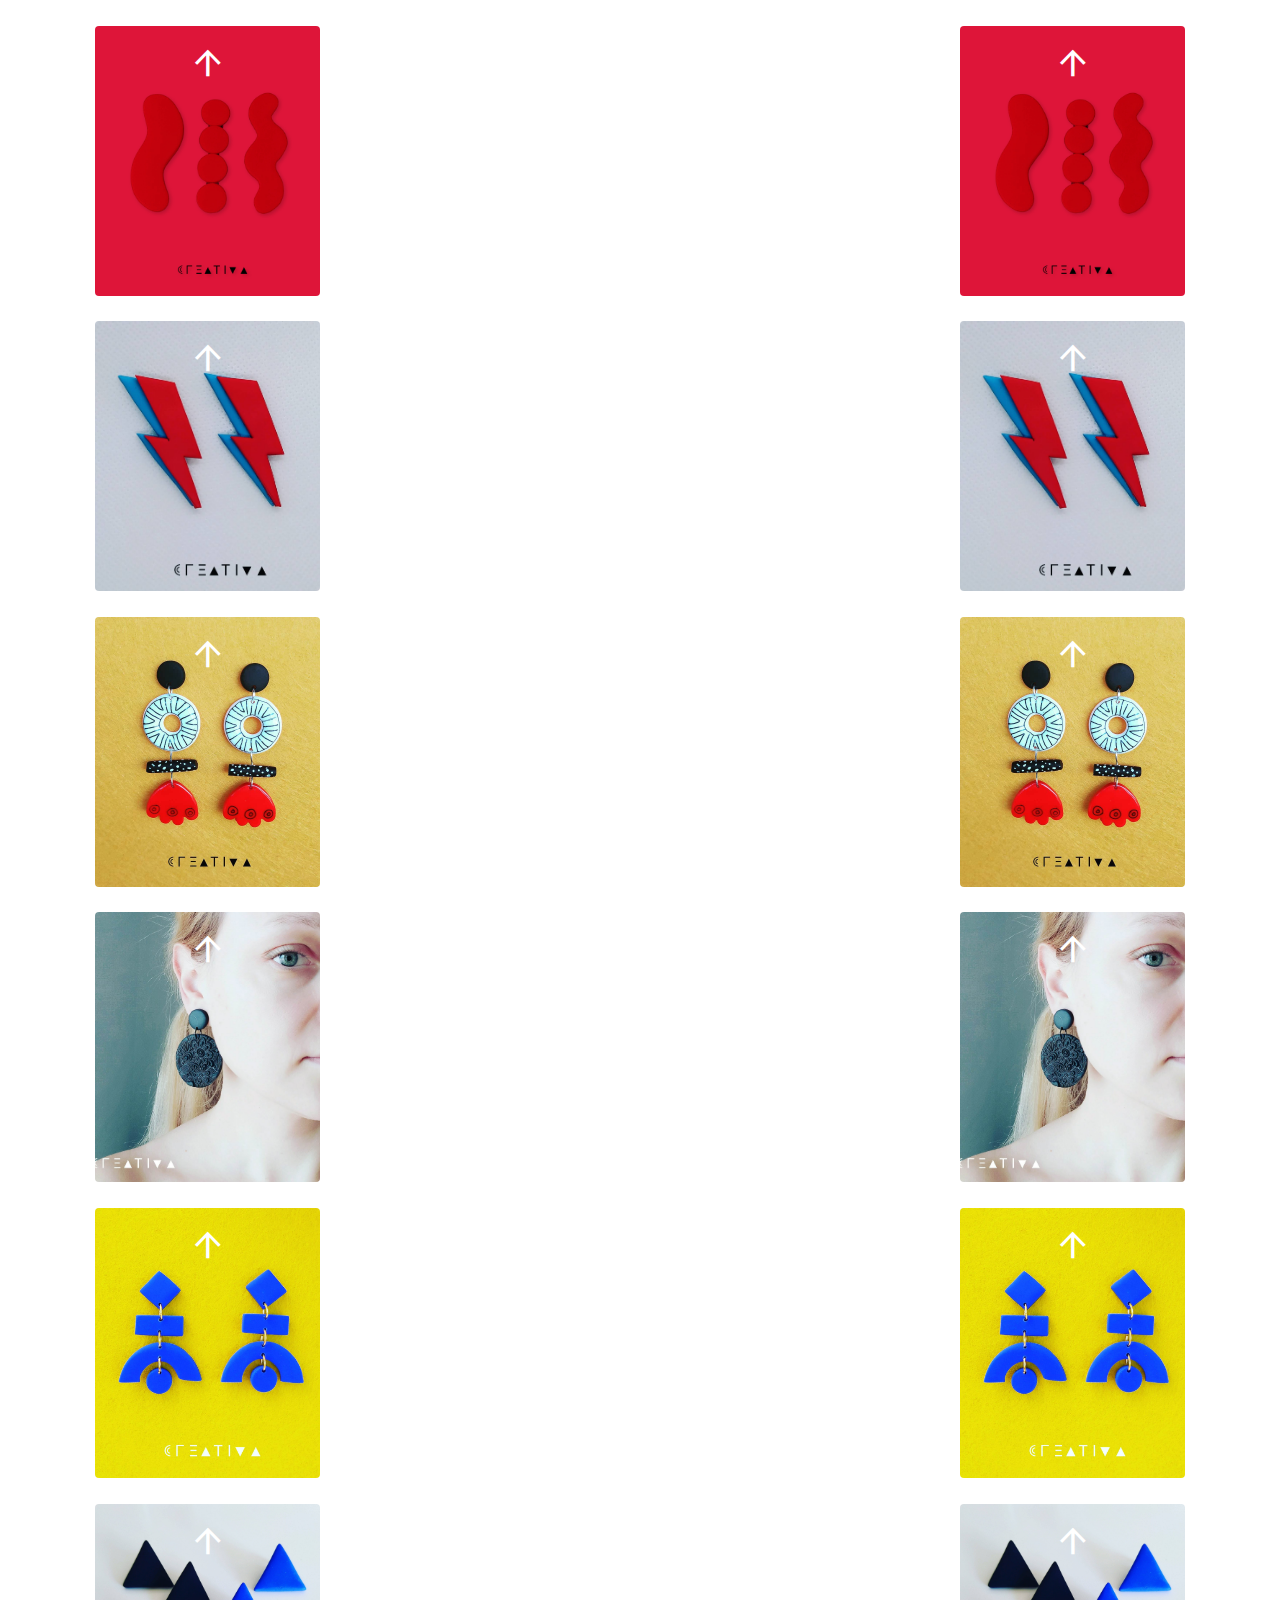
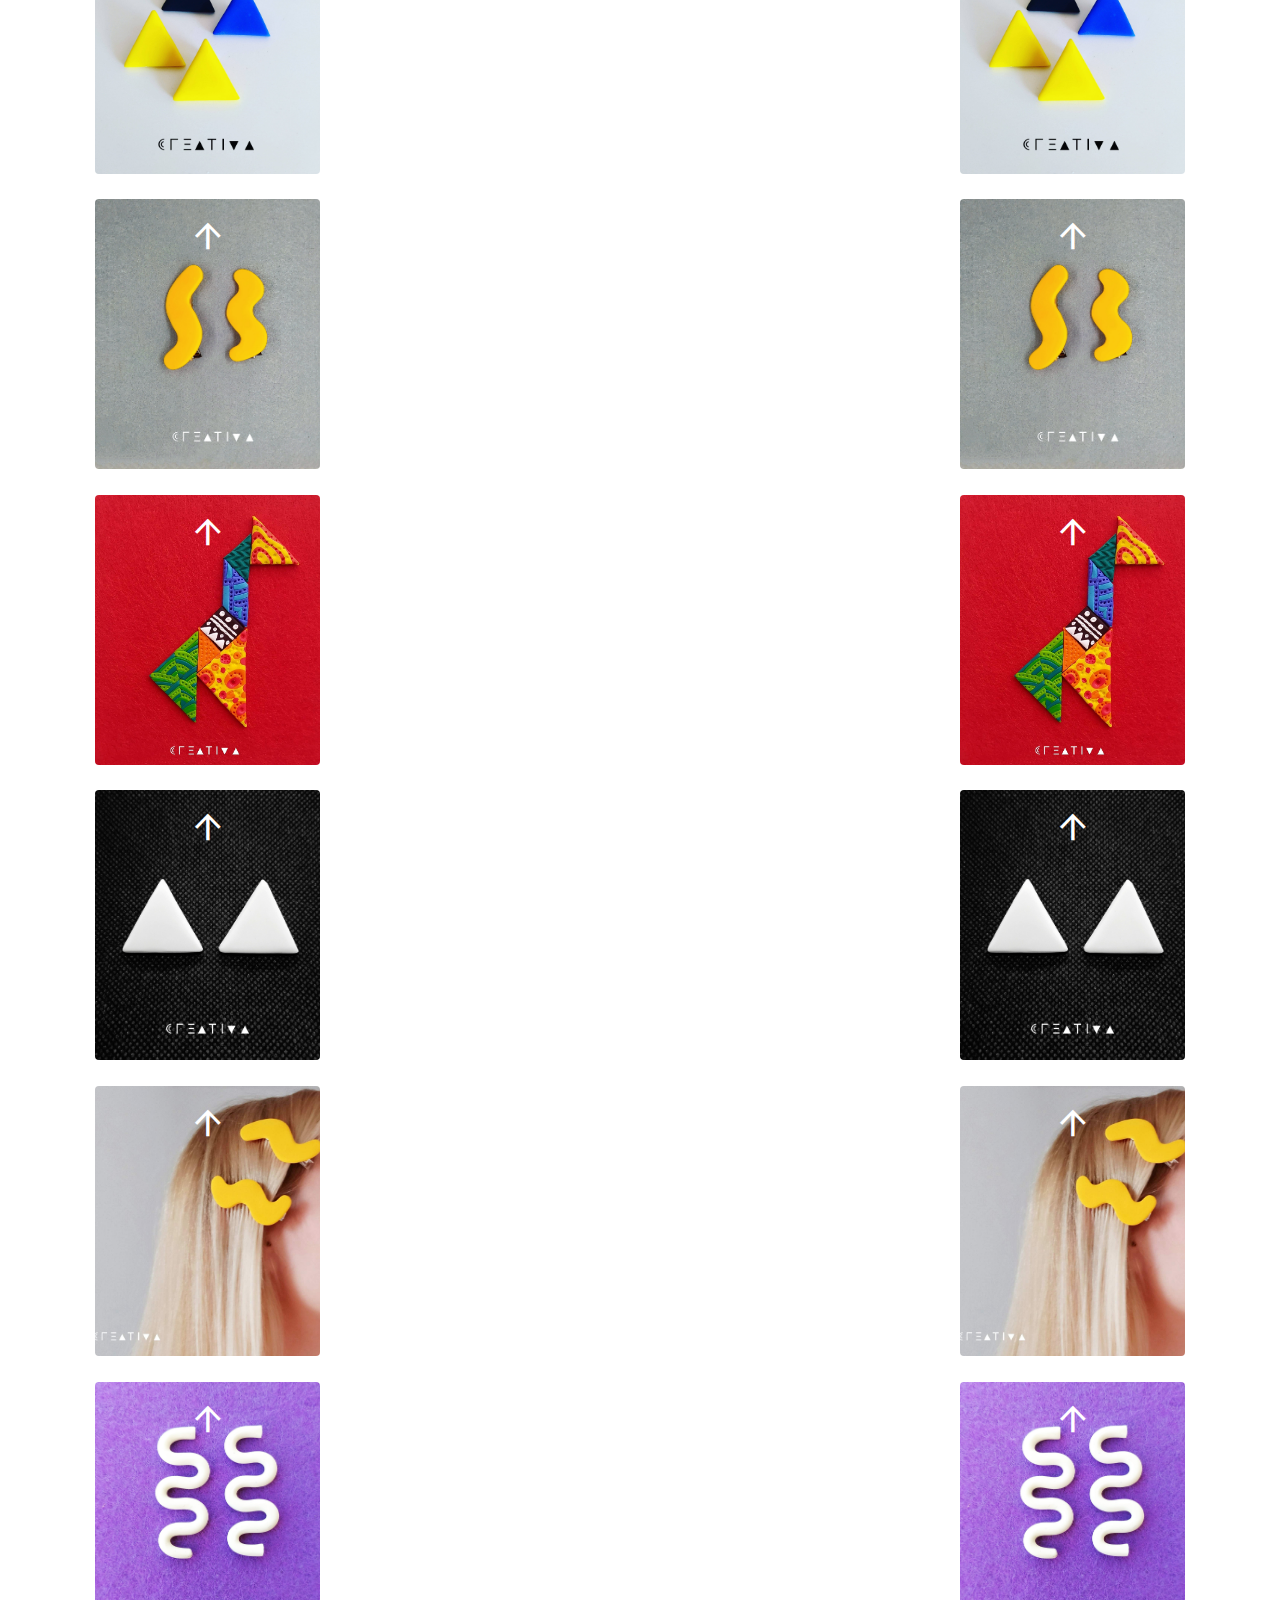
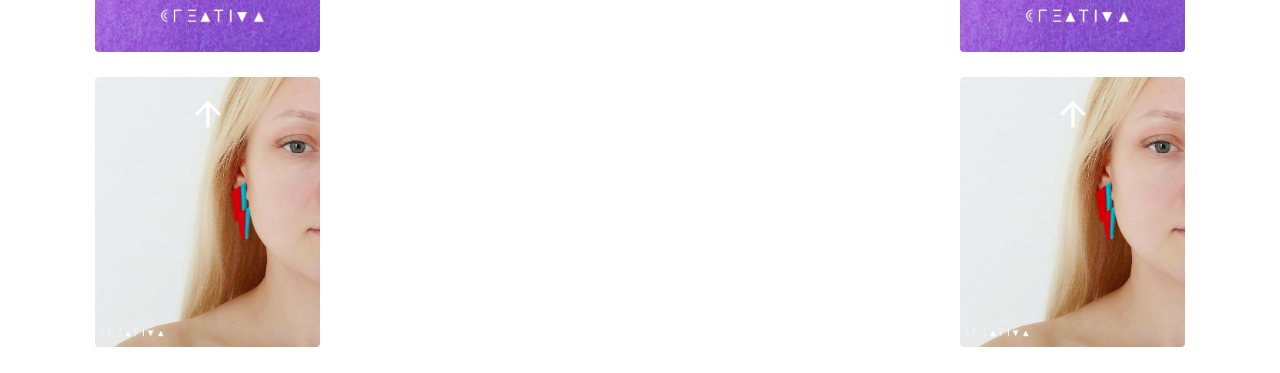
<file: GalleryREverseSCrolling/index.html>
<!DOCTYPE html>
<html lang="en">
<head>
    <meta charset="UTF-8">
    <meta http-equiv="X-UA-Compatible" content="IE=edge">
    <meta name="viewport" content="width=device-width, initial-scale=1.0">
    <link rel="stylesheet" href="style.css">
    <title>Reverse scroll Gallery</title>
</head>
<body>

    <div class="left">
        <div class="arrow">↑</div>
        <div class="arrow">↑</div>
        <div class="arrow">↑</div>
        <div class="arrow">↑</div>
        <div class="arrow">↑</div>
        <div class="arrow">↑</div>
        <div class="arrow">↑</div>
        <div class="arrow">↑</div>
        <div class="arrow">↑</div>
        <div class="arrow">↑</div>
        <div class="arrow">↑</div>
        <div class="arrow">↑</div>
     </div>
     
     
     <div class="right">
        <div class="arrow">↓</div>
        <div class="arrow">↓</div>
        <div class="arrow">↓</div>
        <div class="arrow">↓</div>
        <div class="arrow">↓</div>
        <div class="arrow">↓</div>
        <div class="arrow">↓</div>
        <div class="arrow">↓</div>
        <div class="arrow">↓</div>
        <div class="arrow">↓</div>
        <div class="arrow">↓</div>
        <div class="arrow">↓</div>
     </div>

     <div class="left pc">
        <div class="arrow">↑</div>
        <div class="arrow">↑</div>
        <div class="arrow">↑</div>
        <div class="arrow">↑</div>
        <div class="arrow">↑</div>
        <div class="arrow">↑</div>
        <div class="arrow">↑</div>
        <div class="arrow">↑</div>
        <div class="arrow">↑</div>
        <div class="arrow">↑</div>
        <div class="arrow">↑</div>
        <div class="arrow">↑</div>
     </div>

    <script src="https://cdnjs.cloudflare.com/ajax/libs/jquery/2.1.3/jquery.min.js"></script>
    <script src="main.js"></script>
    
</body>
</html>
</file>
<file: style.css>
:root {
    --color: 0,0,0;
    --shadowColor: 5px 1px 10px 2px rgba(var(--color), 0.33);
    --dropShadowColor:5px -3px 5px rgba(0, 0, 0, 0.452);
}

*{
    margin: 0;
    padding: 0;
    box-sizing: border-box;
}
body, html{
    width: 100vw;
    height: 100vh; 
}
section{
    width: 100vw;
    height: 100%;
    overflow: hidden;
}

.container-figuras{
    width: 100%;
    height: 100%;
   /*  background: cadetblue; */
}

.triangulo{
    position: absolute;
    top: 50px;
    left: 600px;
    width: 0%;
    height: 0%;
    border-left: 200px solid #79D70F;
    border-top: 100px solid transparent;
    border-bottom: 100px solid transparent;
    filter: drop-shadow(var(--dropShadowColor));
    -webkit-filter: drop-shadow(var(--dropShadowColor));
}
.triangulo::before{
    content: '';
    position: absolute;
    top: 100px;
    left: 100px;
    width: 0%;
    height: 0%;
    transform:rotate(40deg) ;
    border-left: 80px solid #0c0c0c;
    border-top: 40px solid transparent;
    border-bottom: 40px solid transparent;
    -webkit-transform:rotate(40deg) ;
    -moz-transform:rotate(40deg) ;
    -ms-transform:rotate(40deg) ;
    -o-transform:rotate(40deg) ;
}
.triangulo::after{
    content: '';
    position: absolute;
    top: -150px;
    left: 300px;
    width: 200px;
    height: 400px;
    background-image: repeating-linear-gradient(to right, #03030386, #03030386 3.5px, transparent 3.5px, transparent);
    background-size: 20px 20px;
    background-color: rgba(71, 212, 255, 0);
    filter:drop-shadow(0px 0px 0px 0px rgba(var(--color), 0));
    -webkit-filter:drop-shadow(0px 0px 0px 0px rgba(var(--color), 0));
}


.triangulo2 {
    position: absolute;
    top: 70%;
    left: 50%;
    width: 100px;
    height: 85px;
    background-color: transparent;
    background-image: linear-gradient(to right bottom, transparent 49%, red 51%),     linear-gradient(to left bottom, transparent 49%, red 51%);
    background-size: 50.1% 100%;
    background-position: 0 0, right top;
    background-repeat: no-repeat;
    filter: drop-shadow(var(--dropShadowColor));
    -webkit-filter: drop-shadow(var(--dropShadowColor));
}
.triangulo2::before {
    content: '';
    position: absolute;
    top: -100px;
    left: 700px;
    width: 200px;
    height: 185px;
    transform:rotate(20deg) ;
    background-color: transparent;
    background-image: linear-gradient(to right bottom, transparent 49%, #36A3EB 51%),linear-gradient(to left bottom, transparent 49%, #36A3EB 51%);
    background-size: 50.1% 100%;
    background-position: 0 0, right top;
    background-repeat: no-repeat;
    -webkit-transform:rotate(20deg) ;
    -moz-transform:rotate(20deg) ;
    -ms-transform:rotate(20deg) ;
    -o-transform:rotate(20deg) ;
}
.triangulo2::after {
    content: '';
    position: absolute;
    top:100px;
    left: 200px;
    width: 250px;
    height: 200px;
    transform:rotate(20deg) ;
    background-color: transparent;
    background-image: linear-gradient(to right bottom, transparent 49%, rgb(255, 230, 0) 51%),     linear-gradient(to left bottom, transparent 49%, rgb(255, 230, 0) 51%);
    background-size: 50.1% 100%;
    background-position: 0 0, right top;
    background-repeat: no-repeat;
    -webkit-transform:rotate(20deg) ;
    -moz-transform:rotate(20deg) ;
    -ms-transform:rotate(20deg) ;
    -o-transform:rotate(20deg) ;
}   
.circulo1{
    position: absolute;
    background: #FF2626 ;
    top: 50px;
    left: 120px;
    width: 290px;
    height: 290px;
    border-radius: 50%;
    -webkit-border-radius: 50%;
    -moz-border-radius: 50%;
    -ms-border-radius: 50%;
    -o-border-radius: 50%; 
    box-shadow: var(--shadowColor); 
}
.circulo1::before{
    content: '';
    position: absolute;
    top: 20px;
    left: 20px;
    background: repeating-linear-gradient(
        -45deg,
        rgba(0, 0, 0, 0) 5%,
        rgba(0, 0, 0, 0) 6%,
        #00000083 10px,
        #07070788 30px);
    width: 300px;
    height: 300px;
    border-radius: 50%;
    -webkit-border-radius: 50%;
    -moz-border-radius: 50%;
    -ms-border-radius: 50%;
    -o-border-radius: 50%;
}
.circulo2{
    position: absolute;
    top: 20%;
    left: 70%;
    background-image: repeating-conic-gradient(#030303ca 0% 25%, rgba(71, 211, 255, 0) 0% 50%);
    background-position: 0 0, 41px 41px;
    background-size: 82px 82px;
    background-color: rgba(71, 211, 255, 0);
    width: 300px;
    height: 300px;
    border-radius: 50%;
    -webkit-border-radius: 50%;
    -moz-border-radius: 50%;
    -ms-border-radius: 50%;
    -o-border-radius: 50%;  
    box-shadow:none
}
.circulo2::after{
    content: '';
    position: absolute;
    top: -90px;
    left: -90px;
    background: rgb(255, 230, 0) ;
    width: 290px;
    height: 290px;
    border-radius: 50%;
    -webkit-border-radius: 50%;
    -moz-border-radius: 50%;
    -ms-border-radius: 50%;
    -o-border-radius: 50%;
    box-shadow: var(--shadowColor);
}


.cuadrado{
    width: 200px;
    height: 200px;
    position: relative;
    top: 500px;
    left: 50px;
    background: linear-gradient(135deg, rgba(3, 3, 3, 0.8) 25%, transparent 25%) -21px 0, linear-gradient(225deg, rgba(3, 3, 3, 0.8) 25%, transparent 25%) -21px 0, linear-gradient(315deg, rgba(3, 3, 3, 0.8) 25%, transparent 25%), linear-gradient(45deg, rgba(3, 3, 3, 0.8) 25%, transparent 25%);
    background-size: 50px 50px;
    background-color: rgba(71, 211, 255, 0);
}
.cuadrado::before{
    content: '';
    background: #0134DF;
    width: 200px;
    height: 200px;
    position: absolute;
    top: 50px;
    left: 50px;
    box-shadow: var(--shadowColor);
}
.puntos{
    position: absolute;
    background-image: radial-gradient(#07070786 4px, transparent 4px);
    background-size: 18px 18px;
    background-color: rgba(71, 211, 255, 0);
}
.cuadrado2{
    width: 300px;
    height: 400px;
    top: calc(100% - 400px);
    bottom: 0;
    left: 500px;
    background-image: radial-gradient(#07070786 4px, transparent 4px);
    background-size: 18px 18px;
    background-color: rgba(71, 211, 255, 0);
}
.cuadrado3{
    width: 400px;
    height: 200px;
    top: 5%;
    left: calc(100% - 400px);
}

/*---------------- ANIMATION------------------------------ */
.figuras{
    animation: fadeInDownBig  1s 3s ease-in forwards;
    -webkit-animation: fadeInDownBig  1s 3s ease-in forwards;
}


@keyframes fadeInDownBig {
    0% {
     top: -100%;
     left: 50%;
     right: 0%;
     transform:rotate(180deg) scale(.1);
     -webkit-transform:rotate(180deg) scale(.1);
     -moz-transform:rotate(180deg) scale(.1);
     -ms-transform:rotate(180deg) scale(.1);
     -o-transform:rotate(180deg) scale(.1);
  } 
/*   50%{
    opacity: 1;
    transform:rotate(40deg)    ;
    -webkit-transform:rotate(40deg)    ;
    -moz-transform:rotate(40deg)    ;
    -ms-transform:rotate(40deg)    ;
    -o-transform:rotate(40deg)    ;
} */
}
</file>
<file: CreativaConAnimaciones/style.css>
@import url('https://fonts.googleapis.com/css2?family=Quicksand:wght@300&display=swap');

*{
    margin: 0;
    padding: 0;
}
body{
   height: 300vh; 
}
::-webkit-scrollbar {display: none;}

.line-container{
    position: fixed;
    top: 0;
    left: 0;
    width: 100%;
    height: 100%;
    text-align: center;
    overflow: hidden;
}

svg{
  display: inline-block;
  height: 120%;
}
section{
    display: grid;
    height: 100%;
    place-content: center;
    font-size: 3em;
    font-family: 'Quicksand', sans-serif;
}

.one{
    background-image: url('./img/inicioCreativa2.png');
    background-size: 100%;
    background-repeat: no-repeat;
    height: 100vh;
}

.two{
    position: relative;
    overflow: hidden;
}
.two h1{
    position: absolute;
    top: 10%;
    left: 15%;
    z-index: 1;
    color: white;
}
p{
    position: absolute;
    z-index: 0;
    color: rgb(105, 105, 105);
    top: 10%;
    right: 5%;
    white-space: nowrap;
    font-size: 10rem;
}
.three{
    position: absolute;
    top: 150vh;
    left: 5%;
    width: calc(50vw - 20%);
    background-image: url('./img/pinzas-amarillas-flores.png');
    background-size:100%;
    background-repeat: no-repeat;
    filter: drop-shadow( 15px 5px 15px  rgba(105, 105, 105,0.3));
    -webkit-filter: drop-shadow( 15px 5px 15px  rgba(105, 105, 105,0.3));
}


/* -----------------Banner--------------- */

.container_banners{
    position: absolute;
    top: 100vh;
    right: 10%;
    width: 30vw;
    height: 200px;
    scroll-behavior: smooth;
    overflow: hidden;
}
.banner{
    width: 100%;
    height: 100%;
    /* background-color: #CCC; */
    background-repeat: no-repeat;
    background-position: 50% 50%;
    background-size: contain;
    background-attachment: fixed;

    display: flex;
    align-items: center;
    justify-content: center;
}
#banner_1{
    background-image: url('./img/pinzas-rojo.png');
  }
  
  #banner_2{
    background-image: url('./img/pinzas-rosa.png');
  }
  #banner_3{
    background-image: url('./img/pinzas-amarillas-flores.png');
  }
  #banner_4{
    background-image: url('./img/pinzas-verdes.png');
  }
  #banner_5{
    background-image: url('./img/pinzas-azulclaro-estampado.png');
    background-size: cover;
  }
  
  #banner_6{
    background-image: url('./img/pinzas-azules.png');
  }
  #banner_7{
    background-image: url('./img/pinzas-violetas.png');
  }
</file>
<file: creativaMenuGalegia/style.css>
:root{
    --bl:#00FFFF;
    --w:#fff;
    --b:#000;
    --tr: all 1s cubic-bezier(.5, .05, .1, .3);
  }
  
  body{
    font-family: sans-serif;
  }
  
  .intro .page{
    opacity: 0;
    transition:opacity 2s 10s ease-out;
    transform:translateY(-100%);
  }
  .page{
    opacity: 1;
    transform:translateY(0);
    max-width:100%;
    padding: 3vMax;
    transition:opacity 2s 2.5s ease-out;
  }
  
  header{
    background: transparent;
    position: fixed;
    top: 0;
    left: 0;
    width: 100%;
    height: 100%;
    z-index: 1;
    color: var(--bl);
    transition:  var(--tr);
  }
  .intro header{
    color: var(--b);
  }
  header .menu{
    min-height: 100vh; /* height of the browser viewport */
    display: flex;
    justify-content: center;
    align-items: center;
    pointer-events:none;
    opacity: 0;
    transition:var(--tr);
  }
  header .menu ul{
    list-style:none;
    margin: 0;
    padding: 0;
  }
  header .menu ul li{
    opacity: 0;
    transform:scale(.078) translateY(5vmax);
    transition: all .3s cubic-bezier(.5, .05, .1, .3) 1.2s;
  }
  .navOpen header .menu ul li:nth-child(1){transition-delay:.3s}
  .navOpen header .menu ul li:nth-child(2){transition-delay:.6s}
  .navOpen header .menu ul li:nth-child(3){transition-delay:.9s}
  .navOpen header .menu ul li:nth-child(4){transition-delay:1.2s}
  header .menu ul li a {
    font-size: 2vw;
    text-decoration: none;
    text-transform: uppercase;
    text-align: center;
    color: #fff;
    font-weight: bold;
    line-height: 1;
    display: block;
  }
  .navOpen header{
    background: var(--bl);
    color: var(--w);
  }
  .navOpen header .menu{
    display: flex;
    pointer-events:auto;
    opacity: 1;
  }
  .navOpen header .menu ul li{
    transform:none;
    opacity: 1;
  }
  
  .grid{
    max-width:90%;
    margin-left: auto;
    margin-right: auto;
    display: flex;
      flex-direction: row;
      flex-wrap: wrap;
      justify-content: center;
      align-items: center;
      align-content: flex-start;
  }
  .grid article{
    width: calc(33% - 1rem);
    background: #d8d8d8;
    height: 300px;
    margin-right: 1em;
    margin-bottom: 1em;
  }
  .grid article:nth-child(even){
    background: #ededed;
  }
  .grid article:nth-child(3n){
    margin-right: 0;
  }
  
  .triggers span{
    cursor: pointer;
    display: block;
    width: 1em;
    height: 1em;
    text-align: center;
    line-height: 1;
    position: fixed;
    font-size: 4vw;
    top: 50vh;
    left: 50vw;
    transform:translateY(-50%) translateX(-50%);
    z-index: 10;
    font-weight: bold;
    transition: all 2s 1s cubic-bezier(.5, .05, .1, .3);
  }
  
  
  
  .triggers span#letter_C{
     top: calc(50vh - 1em);
     left: calc(50vw - 3em);
  }
  
  .triggers span#letter_O{
     top: calc(50vh - 1em);
  }
  .triggers span#letter_R1{
     top: calc(50vh - 1em);
     left: calc(50vw + 3em);
  }
  .triggers span#letter_R2{
     left: calc(50vw - 3em);
  }
  .triggers span#letter_I{
     left: calc(50vw + 3em);
  }
  .triggers span#letter_D{
     top: calc(50vh + 1em);
     left: calc(50vw - 3em);
  }
  .triggers span#letter_O2{
     top: calc(50vh + 1em);
  }
  .triggers span#letter_R3{
     left: calc(50vw + 3em);
     top: calc(50vh + 1em);
  }
  
  
  
  .triggers.placed{
  
  }
  
  .triggers.placed span{
      font-size: 2.5vw;
      transform:translateY(0%) translateX(0%);
  }
  .triggers.placed span#letter_C{
     top:  .2em;
     left: .2em;
  }
  .triggers.placed span#letter_O{
     top:.2em;
     transform:translateX(-50%);
  }
  .triggers.placed span#letter_R1{
     top: .2em;
     left:calc(100% - 1em);
  }
  .triggers.placed span#letter_R2{
     left: .2em;
    transform:translateY(-50%) translateX(0%);
  }
  .triggers.placed span#letter_I{
  
    left:calc(100% - 1em);
    transform:translateY(-50%) translateX(0%);
  }
  .triggers.placed span#letter_D{
      top:calc(100% - 1em); 
     left: .2em;
  }
  .triggers.placed span#letter_O2{
    top:calc(100% - 1em);
    transform:translateX(-50%);
  }
  .triggers.placed span#letter_R3{
     left: calc(100% - 1em);
     top: calc(100% - 1em);
  
  }
</file>
<file: CreativaPARALLAX/style.css>
html,
body {
  height: 100%;
  width: 100%;
  overflow-x: hidden;
}

.parallax {
  position: relative;
  background-size: cover;
  background-position: center;
  background-attachment: fixed;
  background-repeat: no-repeat;
} 
.caption {
  position: absolute;
  top: 50%;
  text-align: center;
  width: 100%;
  color: white;
  font-size: 25px;
  letter-spacing: 10px;
}    
span {
  padding: 18px;
  background-color: rgb(15, 15, 15);
 
}
/* #animado{
  animation: rotate 1s linear infinite;
  -webkit-animation: rotate 1s linear infinite;
} */

/* #animado{
  animation: move 1s linear infinite;
  -webkit-animation: move 1s linear infinite;
} */
    
    span.less-height,
    span.scroll-up,
    .cool {
      font-size: 25px;
      color: #f7f7f7;
      background-color: transparent;
      text-transform: uppercase;
    }
    
    span.cool {
      background-color: #111;
    }

  
  .first-image {
    height: 100%;
    background-image: url("./img/pinzas_fondo_cambiante.png");
  }
  
  .second-image {
    background-image: url("./img/pinzas-rosa.png");
    height: 100%;
  }
  
  .third-image {
    background-image: url("./img/pinzas-amarillas-flores.png");
    height: 100%;
  }

  .fourth-image {
   background-image: url("./img/pinzas-verdes.png");
   height: 100%;
  }


.parallax-demo {
  color: #777;
  background-color: white;
  padding: 50px 80px;
  text-align: justify;
}

h3 {
  text-transform: uppercase;
  text-align: center;
  font: 20px "Lato", sans-serif;
  color: #111;
  letter-spacing: 5px;
}

.second-text,
 .third-text {
  color: #ddd;
  background-color: rgb(40, 46, 52);
  padding: 50px 80px;
}


/* ----------------------- */
@keyframes move {
  0%{
    transform: translateX(0);
    -webkit-transform: translateX(0);
    -moz-transform: translateX(0);
    -ms-transform: translateX(0);
    -o-transform: translateX(0);
}
  100%{
    transform: translateX(100%);
    -webkit-transform: translateX(100%);
    -moz-transform: translateX(100%);
    -ms-transform: translateX(100%);
    -o-transform: translateX(100%);
}
}

@keyframes rotate {
  0%{
    transform: rotate(0deg);
    -webkit-transform: rotate(0deg);
    -moz-transform: rotate(0deg);
    -ms-transform: rotate(0deg);
    -o-transform: rotate(0deg);
}
  100%{
    transform: rotate(180deg);
    -webkit-transform: rotate(180deg);
    -moz-transform: rotate(180deg);
    -ms-transform: rotate(180deg);
    -o-transform: rotate(180deg);
}
}
</file>
<file: CreativaScrollMagic/style.css>
html, body{
    margin: 0;
    padding: 0;
    box-sizing: border-box;
  }
  
  html, body{
    width: 50vw;
    height: 50vh;
    scroll-behavior: smooth;
  }
  

::-webkit-scrollbar {display: none;}
  
  .banner{
    width: 100%;
    height: 100vh;
    background-color: #CCC;
    background-repeat: no-repeat;
    background-position: 50% 50%;
    background-size: cover;
    background-attachment: fixed;
    display: flex;
    align-items: center;
    justify-content: center;
  }
.texto{
    position: absolute;
    text-align: center;
}
  h1{
    color: white;
    letter-spacing: 2rem;
    text-transform: uppercase;
    font-size: 15rem;
    font-family: 'Gill Sans', 'Gill Sans MT', Calibri, 'Trebuchet MS', sans-serif;
    opacity: 0;
    animation:titulo 2s ease-in-out forwards;
    -webkit-animation:titulo 2s ease-in-out forwards;
}
.subtitle{
    color: white;
}
  
  #banner_1{
    background-image: url('./img/pinzas-rojo.png');
    background-size: cover;
  }
  
  #banner_2{
    background-image: url('./img/pinzas-rosa.png');
  }
  #banner_3{
    background-image: url('./img/pinzas-amarillas-flores.png');
  }
  #banner_4{
    background-image: url('./img/pinzas-verdes.png');
  }
  #banner_5{
    background-image: url('./img/pinzas-azulclaro-estampado.png');
    background-size: cover;
  }
  
  #banner_6{
    background-image: url('./img/pinzas-azules.png');
  }
  #banner_7{
    background-image: url('./img/pinzas-violetas.png');
  }



  /* -------------------------- */

  @keyframes titulo{
      to{
          opacity: 1;
      }
  }
</file>
<file: GalleryREverseSCrolling/style.css>
@import url(https://fonts.googleapis.com/css?family=Source+Sans+Pro:700);


body {
  margin: 0; 
  padding: 0;
  font-size: 48px;
  font-family: 'Source Sans Pro', sans-serif;
  display: flex;
  justify-content: center;
  width: 100vw;
}

.left {
  color: #fff;
  float: left;
  text-align: center;
}
.arrow{
  /*   height: 35vh;
    min-height: 200px;
    width: 500px;
    min-width: 150px; */
    width: calc(100vh/4);
    height: 30vh;
    margin: 2vw auto;
    background-size: cover;
    background-position: 40% 75%;
    background-repeat: no-repeat;
    border-radius: 4px;
    -webkit-border-radius: 4px;
    -moz-border-radius: 4px;
    -ms-border-radius: 4px;
    -o-border-radius: 4px;
}
.left .arrow:nth-child(1){
    background-image: url('./img/pinzas\ rojas.jpg');
}
.left .arrow:nth-child(2){
    background-image: url('./img/IMG_20201004_152627_767.jpg');
}
.left .arrow:nth-child(3){
    background-image: url('./img/IMG_20200911_151240_530.jpg');
}
.left .arrow:nth-child(4){
    background-image: url('./img/IMG_20201029_200515_135.jpg');
}
.left .arrow:nth-child(5){
    background-image: url('./img/zulai.jpg');
}
.left .arrow:nth-child(6){
    background-image: url('./img/triangulos.jpg');
}
.left .arrow:nth-child(7){
    background-image: url('./img/IMG_20201218_230821_788.jpg');
}
.left .arrow:nth-child(8){
    background-image: url('./img/girafa.jpg');
}
.left .arrow:nth-child(9){
    background-image: url('./img/IMG_20201011_124036_898.jpg');
}
.left .arrow:nth-child(10){
    background-image: url('./img/IMG_20201219_132137_208.jpg');
}
.left .arrow:nth-child(11){
    background-image: url('./img/violeta.jpg');
}
.left .arrow:nth-child(12){
    background-image: url('./img/IMG_20201006_140034.jpg');
}


.right {
  width: 50%;
  height: 100vh;
  margin-top: -5500px;
  /*Startoffset,putitatsameas*/color: #9e9e9e;
  text-align: center;
}
.right .arrow:nth-child(1){
    background-image: url('./img/IMG_20201004_152627_767.jpg');
}
.right .arrow:nth-child(2){
    background-image: url('./img/pinzas-amarillas-flores.png');
    background-position: 50% 80%;
}
.right .arrow:nth-child(3){
    background-image: url('./img/IMG_20200911_162359_439.jpg');
}
.right .arrow:nth-child(4){
    background-image: url('./img/japon.jpg');
}
.right .arrow:nth-child(5){
    background-image: url('./img/IMG_20201006_140034.jpg');
}
.right .arrow:nth-child(6){
    background-image: url('./img/camello.jpg');
}
.right .arrow:nth-child(7){
    background-image: url('./img/IMG_20201113_225538_605.jpg');
}
.right .arrow:nth-child(8){
    background-image: url('./img/IMG_20200930_185729_994.jpg');
}
.right .arrow:nth-child(9){
    background-image: url('./img/IMG_20201029_102836_418.jpg');
}
.right .arrow:nth-child(10){
    background-image: url('./img/IMG_20201011_124036_898.jpg');
}
.right .arrow:nth-child(11){
    background-image: url('./img/IMG_20201217_114915_591.jpg');
}
.right .arrow:nth-child(12){
    background-image: url('./img/IMG_20201011_124036_898.jpg');
}

@media (max-width:768px){
    .pc{
        display: none;
    }
    .right {
        margin-top: -3500px;
    } 
    .arrow{
        width: calc(100vh/4 - 2rem);
        height:calc(100vh/4 - 2rem) ;
    }
}
@media (max-width:425px){
    .right {
        margin-top: -2000px;
    } 
    .arrow{
        width: calc(100vh/5 - 3rem);
        height: calc(100vh/5 - 3rem);
        font-size: 1.5rem;
    }
}
</file>
